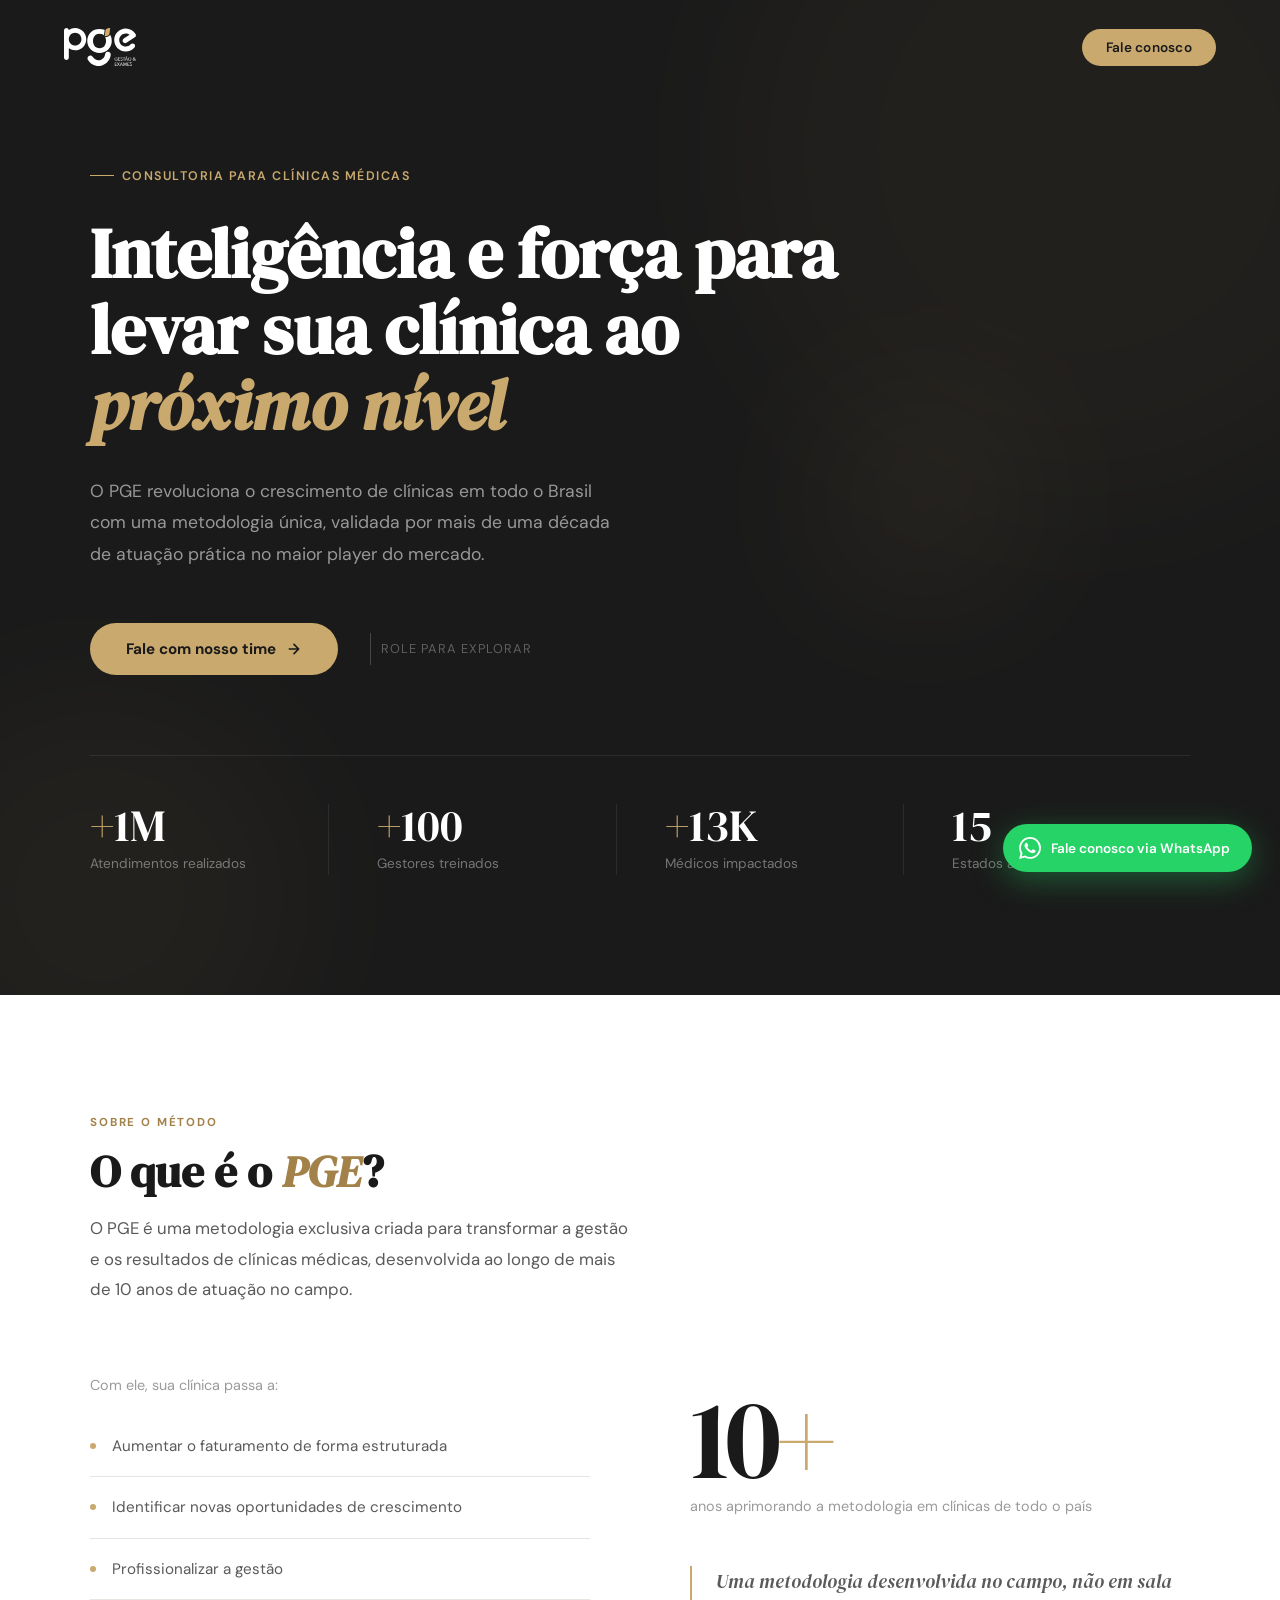
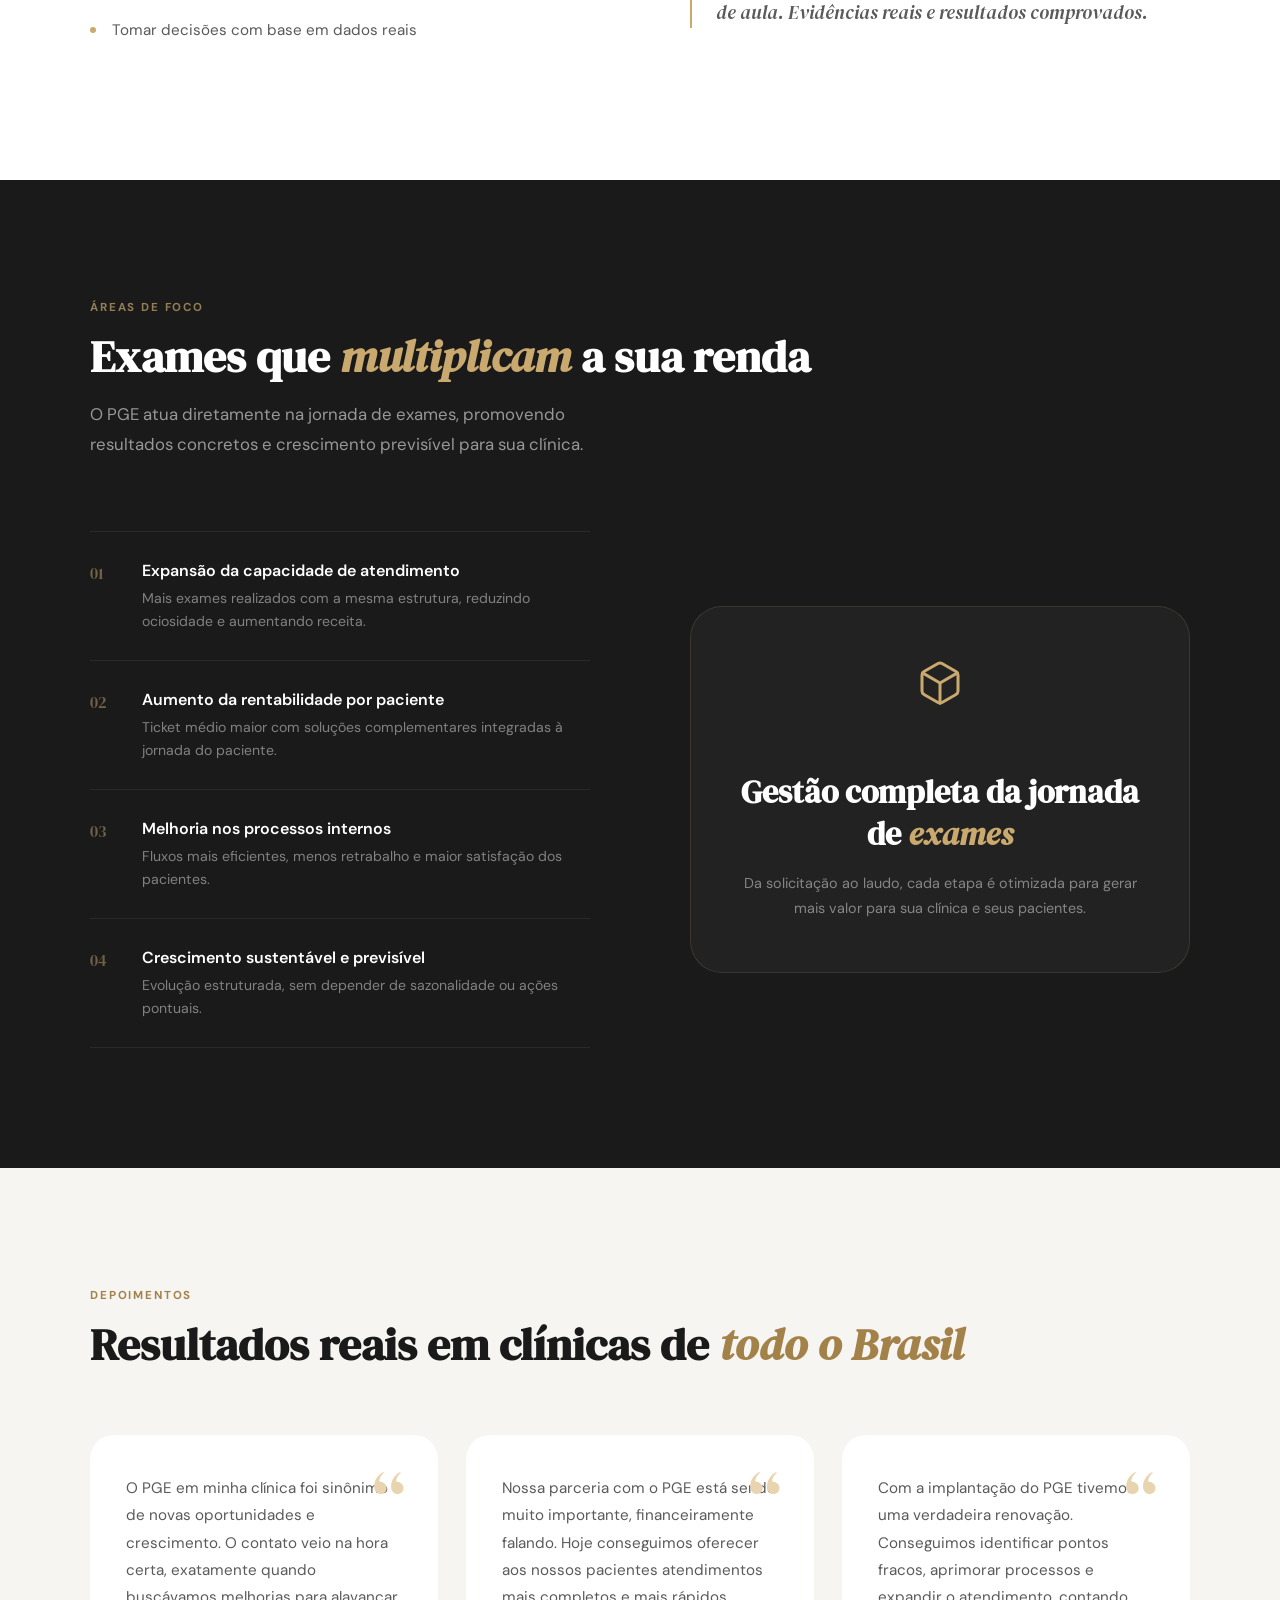
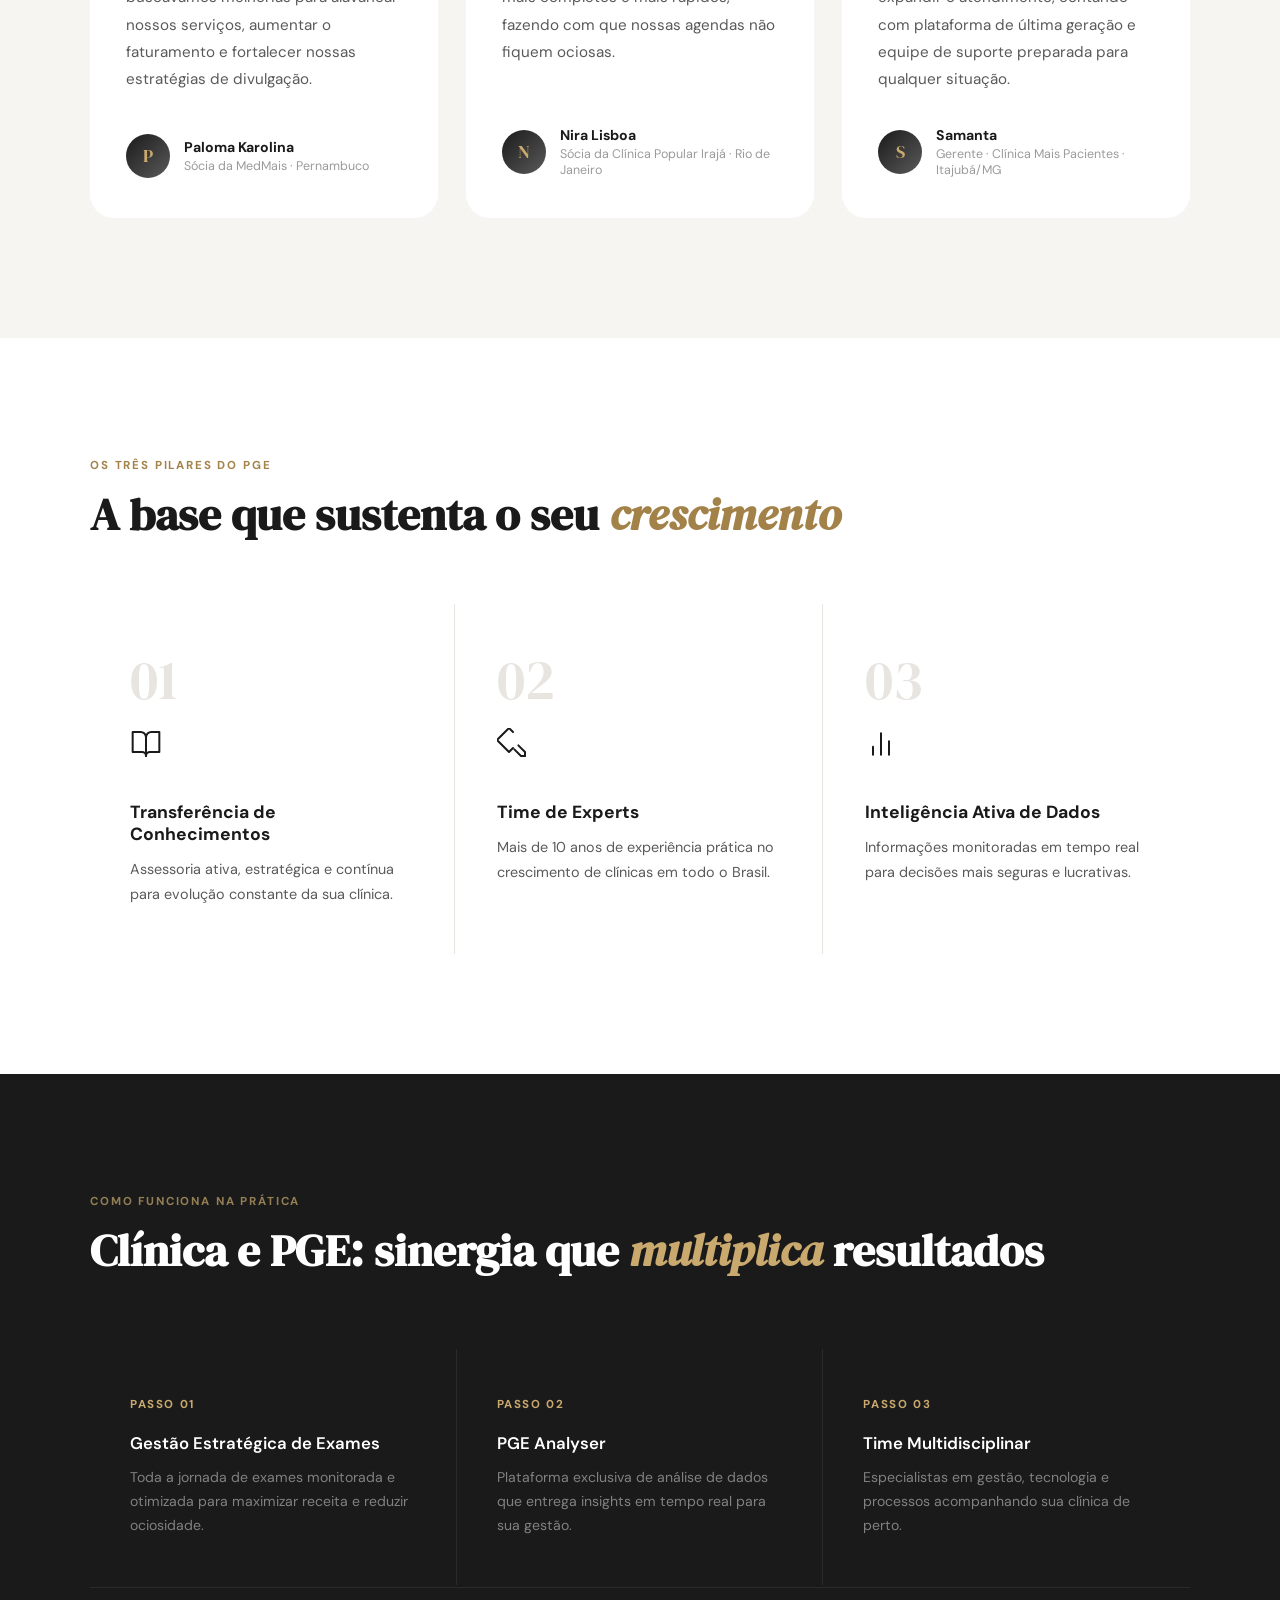
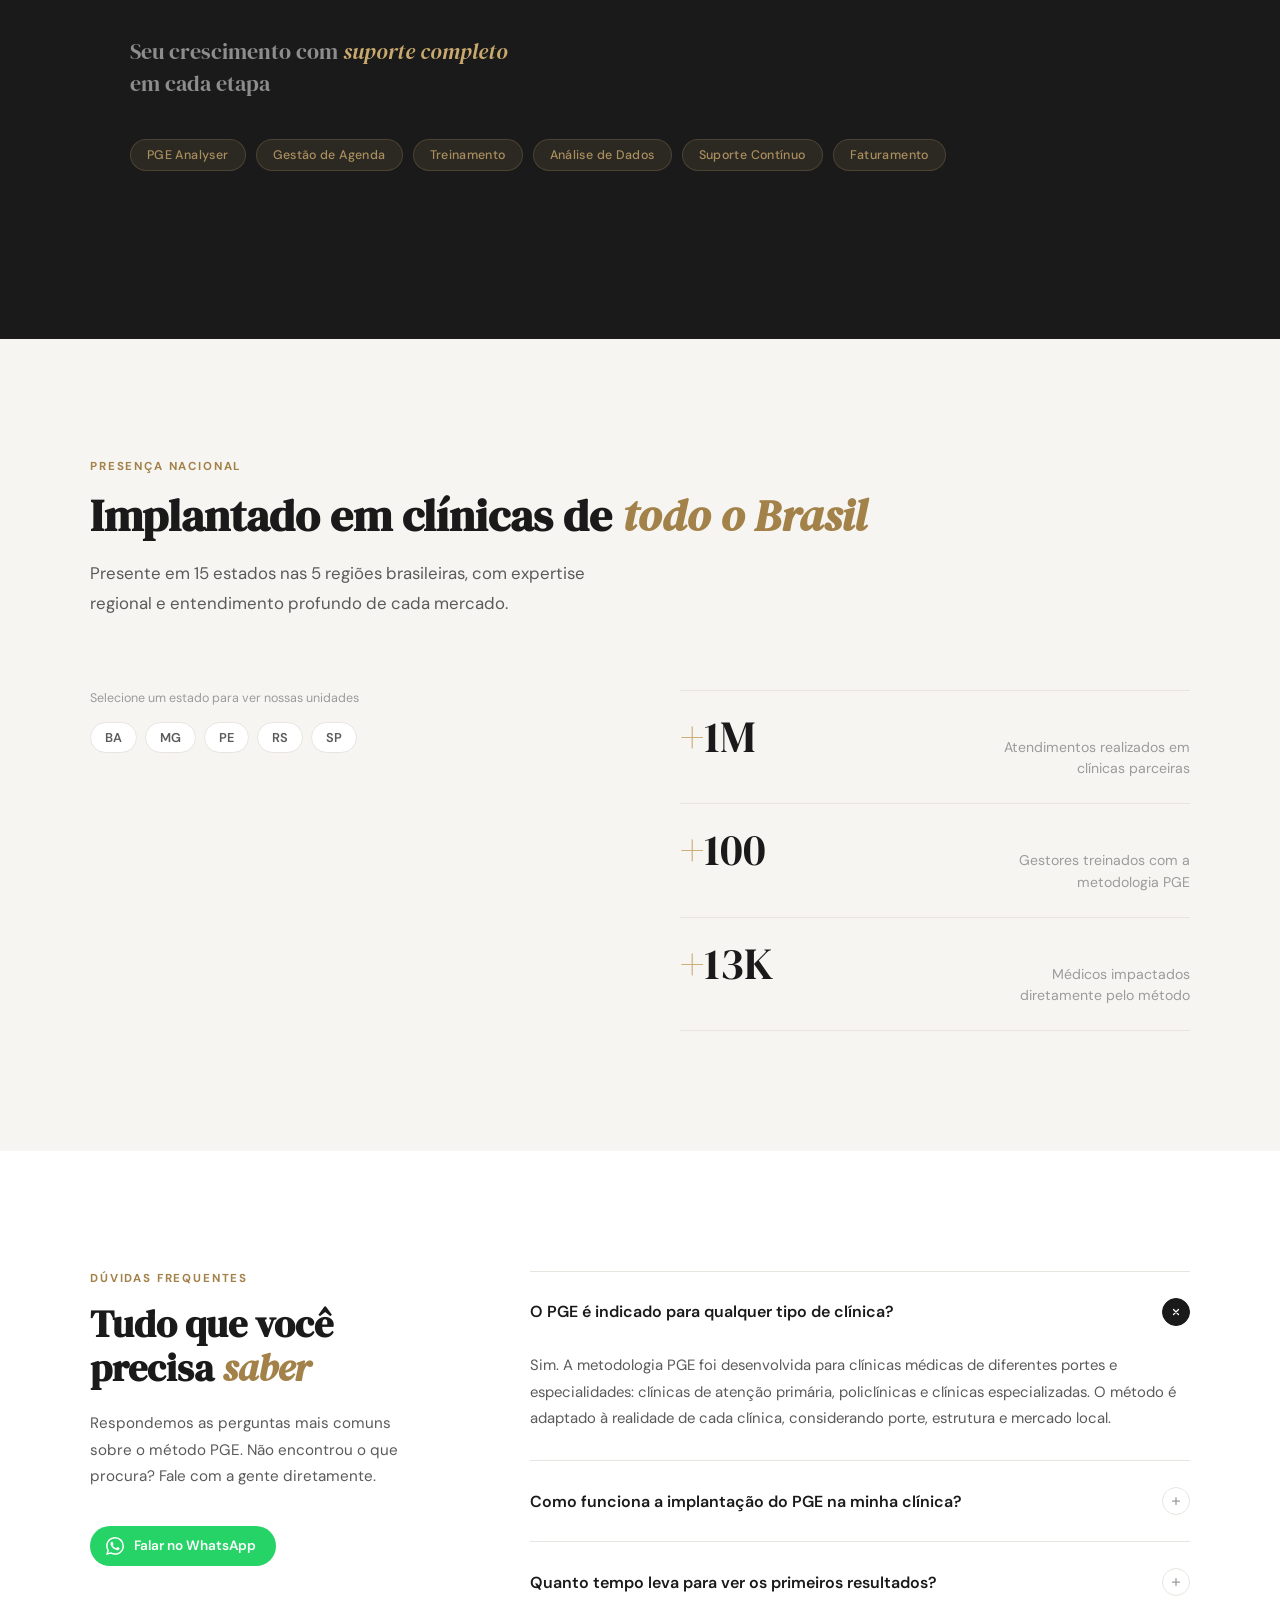
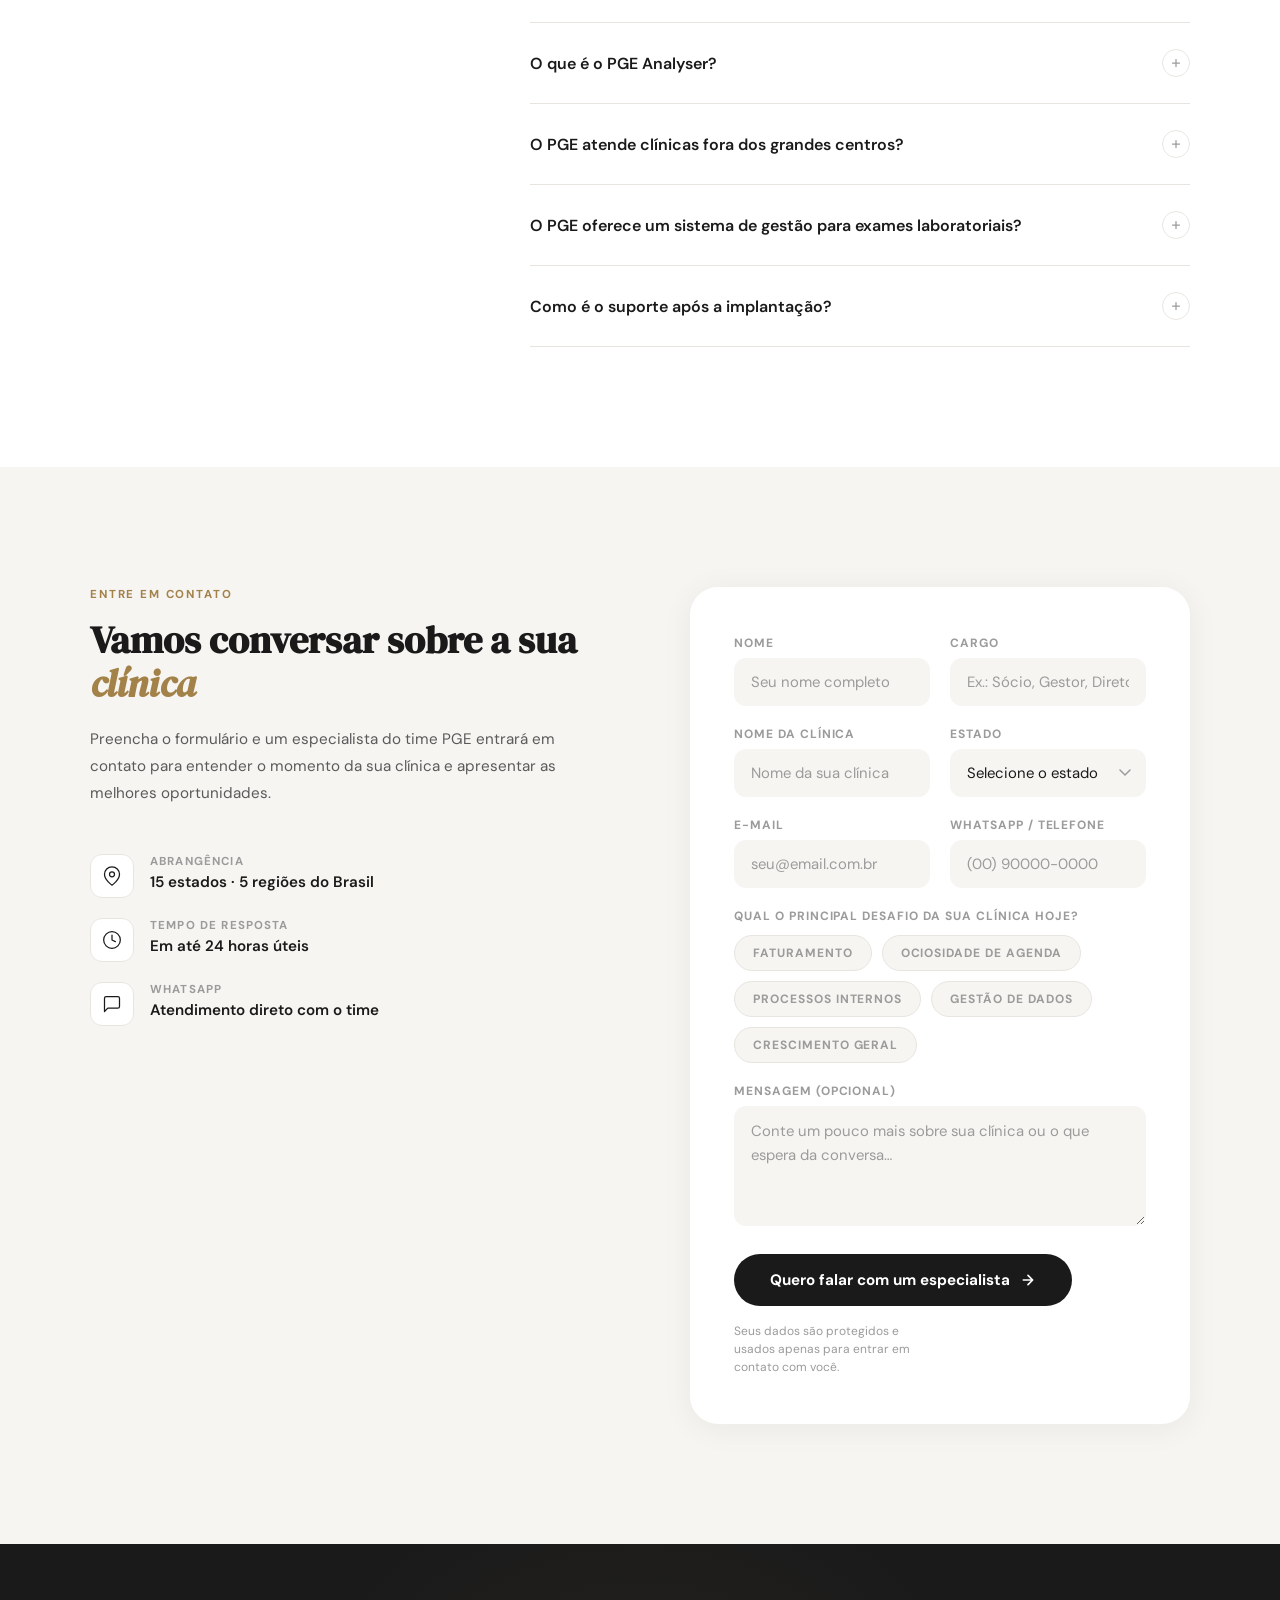
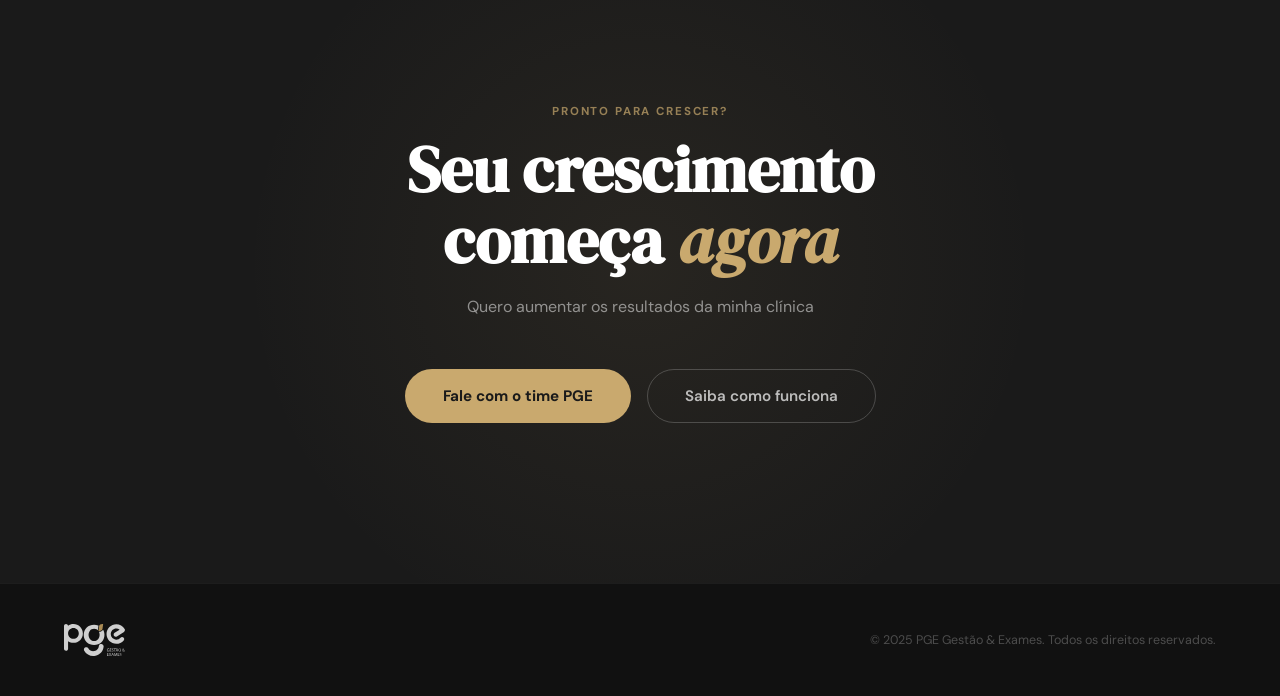
<file: index.html>
<!DOCTYPE html>
<html lang="pt-BR">

<head>
    <meta charset="UTF-8">
    <meta name="viewport" content="width=device-width, initial-scale=1.0">
    <title>PGE — Gestão & Exames | Consultoria para Clínicas Médicas</title>
    <meta name="description"
        content="O PGE revoluciona o crescimento de clínicas médicas em todo o Brasil. Gestão estratégica de exames para multiplicar sua rentabilidade e reduzir a ociosidade da sua agenda.">
    <meta name="keywords"
        content="gestão de clínicas, faturamento clínica médica, ociosidade agenda, gestão de exames, consultoria clínica médica">
    <meta name="author" content="PGE — Gestão & Exames">

    <!-- Open Graph / Facebook -->
    <meta property="og:type" content="website">
    <meta property="og:url" content="https://www.pge.com.br/">
    <meta property="og:title" content="PGE — Gestão & Exames | Consultoria para Clínicas Médicas">
    <meta property="og:description"
        content="O PGE revoluciona o crescimento de clínicas médicas em todo o Brasil. Gestão estratégica de exames para multiplicar sua rentabilidade.">
    <meta property="og:image" content="https://www.pge.com.br/og-image.jpg">

    <!-- Twitter -->
    <meta property="twitter:card" content="summary_large_image">
    <meta property="twitter:url" content="https://www.pge.com.br/">
    <meta property="twitter:title" content="PGE — Gestão & Exames | Consultoria para Clínicas Médicas">
    <meta property="twitter:description"
        content="O PGE revoluciona o crescimento de clínicas médicas em todo o Brasil. Gestão estratégica de exames para multiplicar sua rentabilidade.">
    <meta property="twitter:image" content="https://www.pge.com.br/og-image.jpg">
    <link
        href="https://fonts.googleapis.com/css2?family=DM+Serif+Display:ital@0;1&family=DM+Sans:ital,opsz,wght@0,9..40,300;0,9..40,400;0,9..40,500;0,9..40,600;0,9..40,700;1,9..40,400&display=swap"
        rel="stylesheet">
    <link rel="stylesheet" href="style.css">
</head>

<body>

    <!-- NAV -->
    <nav id="nav">
        <div class="nav-brand">
            <img src="logo.svg" alt="PGE Gestão & Exames" class="brand-logo">
        </div>
        <a href="#cta-final" class="nav-cta">Fale conosco</a>
    </nav>

    <!-- HERO -->
    <section id="hero">
        <div class="hero-blob blob-1"></div>
        <div class="hero-blob blob-2"></div>
        <div class="hero-blob blob-3"></div>

        <div class="hero-inner">
            <div class="hero-kicker">Consultoria para Clínicas Médicas</div>
            <h1 class="hero-h1">Inteligência e força para levar sua clínica ao <em>próximo nível</em></h1>
            <p class="hero-sub">O PGE revoluciona o crescimento de clínicas em todo o Brasil com uma metodologia única,
                validada por mais de uma década de atuação prática no maior player do mercado.</p>
            <div class="hero-actions">
                <a href="#cta-final" class="btn-hero">
                    Fale com nosso time
                    <svg width="16" height="16" viewBox="0 0 24 24" fill="none" stroke="currentColor" stroke-width="2.5"
                        stroke-linecap="round" stroke-linejoin="round">
                        <path d="M5 12h14M12 5l7 7-7 7" />
                    </svg>
                </a>
                <span class="hero-scroll-hint">Role para explorar</span>
            </div>

            <div class="hero-stats">
                <div class="hero-stat">
                    <div class="hero-stat-number"><span>+</span>1M</div>
                    <div class="hero-stat-label">Atendimentos realizados</div>
                </div>
                <div class="hero-stat">
                    <div class="hero-stat-number"><span>+</span>100</div>
                    <div class="hero-stat-label">Gestores treinados</div>
                </div>
                <div class="hero-stat">
                    <div class="hero-stat-number"><span>+</span>13K</div>
                    <div class="hero-stat-label">Médicos impactados</div>
                </div>
                <div class="hero-stat">
                    <div class="hero-stat-number">15</div>
                    <div class="hero-stat-label">Estados atendidos</div>
                </div>
            </div>
        </div>
    </section>

    <!-- SOBRE -->
    <section id="sobre">
        <div class="container">
            <div class="reveal">
                <span class="label">Sobre o Método</span>
                <h2>O que é o <em>PGE</em>?</h2>
                <p class="lead">O PGE é uma metodologia exclusiva criada para transformar a gestão e os resultados de clínicas médicas, desenvolvida ao longo de mais de 10 anos de atuação no campo.</p>
            </div>

            <div class="sobre-layout">
                <div class="reveal reveal-delay-1">
                    <p style="font-size:.9rem;color:var(--grey-md);margin-bottom:8px;">Com ele, sua clínica passa a:</p>
                    <div class="feature-list">
                        <div class="feature-item">
                            <div class="feature-dot"></div><span class="feature-text">Aumentar o faturamento de forma
                                estruturada</span>
                        </div>
                        <div class="feature-item">
                            <div class="feature-dot"></div><span class="feature-text">Identificar novas oportunidades de
                                crescimento</span>
                        </div>
                        <div class="feature-item">
                            <div class="feature-dot"></div><span class="feature-text">Profissionalizar a gestão</span>
                        </div>
                        <div class="feature-item">
                            <div class="feature-dot"></div><span class="feature-text">Tomar decisões com base em dados
                                reais</span>
                        </div>
                    </div>
                </div>

                <div class="sobre-aside reveal reveal-delay-2">
                    <div class="sobre-big-number">10<span>+</span></div>
                    <p class="sobre-big-desc">anos aprimorando a metodologia em clínicas de todo o país</p>
                    <div class="sobre-quote">
                        <p>Uma metodologia desenvolvida no campo, não em sala de aula. Evidências reais e resultados comprovados.</p>
                    </div>
                </div>
            </div>
        </div>
    </section>

    <!-- ÁREAS DE FOCO -->
    <section id="foco">
        <div class="container">
            <div class="reveal">
                <span class="label label-light">Áreas de Foco</span>
                <h2 class="h2-light">Exames que <em>multiplicam</em> a sua renda</h2>
                <p class="lead lead-light">O PGE atua diretamente na jornada de exames, promovendo resultados concretos
                    e crescimento previsível para sua clínica.</p>
            </div>

            <div class="foco-layout">
                <div class="foco-items reveal reveal-delay-1">
                    <div class="foco-item">
                        <span class="foco-item-num">01</span>
                        <div class="foco-item-body">
                            <h3>Expansão da capacidade de atendimento</h3>
                            <p>Mais exames realizados com a mesma estrutura, reduzindo ociosidade e aumentando receita.
                            </p>
                        </div>
                    </div>
                    <div class="foco-item">
                        <span class="foco-item-num">02</span>
                        <div class="foco-item-body">
                            <h3>Aumento da rentabilidade por paciente</h3>
                            <p>Ticket médio maior com soluções complementares integradas à jornada do paciente.</p>
                        </div>
                    </div>
                    <div class="foco-item">
                        <span class="foco-item-num">03</span>
                        <div class="foco-item-body">
                            <h3>Melhoria nos processos internos</h3>
                            <p>Fluxos mais eficientes, menos retrabalho e maior satisfação dos pacientes.</p>
                        </div>
                    </div>
                    <div class="foco-item">
                        <span class="foco-item-num">04</span>
                        <div class="foco-item-body">
                            <h3>Crescimento sustentável e previsível</h3>
                            <p>Evolução estruturada, sem depender de sazonalidade ou ações pontuais.</p>
                        </div>
                    </div>
                </div>

                <div class="foco-visual reveal reveal-delay-2">
                    <div class="foco-visual-card">
                        <span class="foco-visual-icon">
                            <svg width="48" height="48" viewBox="0 0 24 24" fill="none" stroke="var(--gold)"
                                stroke-width="1.5" stroke-linecap="round" stroke-linejoin="round"
                                style="margin: 0 auto 24px;">
                                <path
                                    d="M21 16V8a2 2 0 0 0-1-1.73l-7-4a2 2 0 0 0-2 0l-7 4A2 2 0 0 0 3 8v8a2 2 0 0 0 1 1.73l7 4a2 2 0 0 0 2 0l7-4A2 2 0 0 0 21 16z">
                                </path>
                                <polyline points="3.27 6.96 12 12.01 20.73 6.96"></polyline>
                                <line x1="12" y1="22.08" x2="12" y2="12"></line>
                            </svg>
                        </span>
                        <h3 class="foco-visual-title">Gestão completa da jornada de <em>exames</em></h3>
                        <p class="foco-visual-desc">Da solicitação ao laudo, cada etapa é otimizada para gerar mais valor para sua clínica e seus pacientes.</p>
                    </div>
                </div>
            </div>
        </div>
    </section>

    <!-- DEPOIMENTOS -->
    <section id="depoimentos">
        <div class="container">
            <div class="depo-header reveal">
                <span class="label">Depoimentos</span>
                <h2>Resultados reais em clínicas de <em>todo o Brasil</em></h2>
            </div>

            <div class="depo-grid">
                <div class="depo-card reveal reveal-delay-1">
                    <p class="depo-text">O PGE em minha clínica foi sinônimo de novas oportunidades e crescimento. O
                        contato veio na hora certa, exatamente quando buscávamos melhorias para alavancar nossos
                        serviços, aumentar o faturamento e fortalecer nossas estratégias de divulgação.</p>
                    <div class="depo-footer">
                        <div class="depo-avatar">P</div>
                        <div>
                            <div class="depo-name">Paloma Karolina</div>
                            <div class="depo-role">Sócia da MedMais · Pernambuco</div>
                        </div>
                    </div>
                </div>
                <div class="depo-card reveal reveal-delay-2">
                    <p class="depo-text">Nossa parceria com o PGE está sendo muito importante, financeiramente falando.
                        Hoje conseguimos oferecer aos nossos pacientes atendimentos mais completos e mais rápidos,
                        fazendo com que nossas agendas não fiquem ociosas.</p>
                    <div class="depo-footer">
                        <div class="depo-avatar">N</div>
                        <div>
                            <div class="depo-name">Nira Lisboa</div>
                            <div class="depo-role">Sócia da Clínica Popular Irajá · Rio de Janeiro</div>
                        </div>
                    </div>
                </div>
                <div class="depo-card reveal reveal-delay-3">
                    <p class="depo-text">Com a implantação do PGE tivemos uma verdadeira renovação. Conseguimos
                        identificar pontos fracos, aprimorar processos e expandir o atendimento, contando com plataforma
                        de última geração e equipe de suporte preparada para qualquer situação.</p>
                    <div class="depo-footer">
                        <div class="depo-avatar">S</div>
                        <div>
                            <div class="depo-name">Samanta</div>
                            <div class="depo-role">Gerente · Clínica Mais Pacientes · Itajubá/MG</div>
                        </div>
                    </div>
                </div>
            </div>
        </div>
    </section>

    <!-- PILARES -->
    <section id="pilares">
        <div class="container">
            <div class="reveal">
                <span class="label">Os Três Pilares do PGE</span>
                <h2>A base que sustenta o seu <em>crescimento</em></h2>
            </div>

            <div class="pilares-grid">
                <div class="pilar reveal reveal-delay-1">
                    <div class="pilar-divider"></div>
                    <div class="pilar-num">01</div>
                    <span class="pilar-icon">
                        <svg width="32" height="32" viewBox="0 0 24 24" fill="none" stroke="var(--black)"
                            stroke-width="1.5" stroke-linecap="round" stroke-linejoin="round"
                            style="margin-bottom: 16px;">
                            <path d="M2 3h6a4 4 0 0 1 4 4v14a3 3 0 0 0-3-3H2z"></path>
                            <path d="M22 3h-6a4 4 0 0 0-4 4v14a3 3 0 0 1 3-3h7z"></path>
                        </svg>
                    </span>
                    <h3>Transferência de Conhecimentos</h3>
                    <p>Assessoria ativa, estratégica e contínua para evolução constante da sua clínica.</p>
                </div>
                <div class="pilar reveal reveal-delay-2">
                    <div class="pilar-divider"></div>
                    <div class="pilar-num">02</div>
                    <span class="pilar-icon">
                        <svg width="32" height="32" viewBox="0 0 24 24" fill="none" stroke="var(--black)"
                            stroke-width="1.5" stroke-linecap="round" stroke-linejoin="round"
                            style="margin-bottom: 16px;">
                            <path d="M12 15l-3 3-9-9 9-9 3 3"></path>
                            <path d="M21 21v-3l-5-5"></path>
                            <path d="M21 21h-3l-5-5"></path>
                        </svg>
                    </span>
                    <h3>Time de Experts</h3>
                    <p>Mais de 10 anos de experiência prática no crescimento de clínicas em todo o Brasil.</p>
                </div>
                <div class="pilar reveal reveal-delay-3">
                    <div class="pilar-divider"></div>
                    <div class="pilar-num">03</div>
                    <span class="pilar-icon">
                        <svg width="32" height="32" viewBox="0 0 24 24" fill="none" stroke="var(--black)"
                            stroke-width="1.5" stroke-linecap="round" stroke-linejoin="round"
                            style="margin-bottom: 16px;">
                            <line x1="18" y1="20" x2="18" y2="10"></line>
                            <line x1="12" y1="20" x2="12" y2="4"></line>
                            <line x1="6" y1="20" x2="6" y2="14"></line>
                        </svg>
                    </span>
                    <h3>Inteligência Ativa de Dados</h3>
                    <p>Informações monitoradas em tempo real para decisões mais seguras e lucrativas.</p>
                </div>
            </div>
        </div>
    </section>

    <!-- COMO FUNCIONA -->
    <section id="como">
        <div class="container">
            <div class="reveal">
                <span class="label label-light">Como Funciona na Prática</span>
                <h2 class="h2-light">Clínica e PGE: sinergia que <em>multiplica</em> resultados</h2>
            </div>

            <div class="como-layout">
                <div class="como-items reveal reveal-delay-1">
                    <div class="como-item">
                        <span class="como-step-num">Passo 01</span>
                        <h3>Gestão Estratégica de Exames</h3>
                        <p>Toda a jornada de exames monitorada e otimizada para maximizar receita e reduzir ociosidade.
                        </p>
                    </div>
                    <div class="como-item">
                        <span class="como-step-num">Passo 02</span>
                        <h3>PGE Analyser</h3>
                        <p>Plataforma exclusiva de análise de dados que entrega insights em tempo real para sua gestão.
                        </p>
                    </div>
                    <div class="como-item">
                        <span class="como-step-num">Passo 03</span>
                        <h3>Time Multidisciplinar</h3>
                        <p>Especialistas em gestão, tecnologia e processos acompanhando sua clínica de perto.</p>
                    </div>
                </div>
                <div class="como-bottom reveal reveal-delay-2">
                    <p>Seu crescimento com <em>suporte completo</em> em cada etapa</p>
                    <div class="como-tags">
                        <span class="como-tag">PGE Analyser</span>
                        <span class="como-tag">Gestão de Agenda</span>
                        <span class="como-tag">Treinamento</span>
                        <span class="como-tag">Análise de Dados</span>
                        <span class="como-tag">Suporte Contínuo</span>
                        <span class="como-tag">Faturamento</span>
                    </div>
                </div>
            </div>
        </div>
    </section>

    <!-- PRESENÇA -->
    <section id="presenca">
        <div class="container">
            <div class="reveal">
                <span class="label">Presença Nacional</span>
                <h2>Implantado em clínicas de <em>todo o Brasil</em></h2>
                <p class="lead">Presente em 15 estados nas 5 regiões brasileiras, com expertise regional e entendimento
                    profundo de cada mercado.</p>
            </div>

            <div class="presenca-layout">
                <div class="reveal reveal-delay-1">
                    <p class="estados-label">Estados atendidos</p>
                    <div class="estados-wrap" id="estados-wrap">
                        <!-- Estados serão carregados dinamicamente via JS -->
                    </div>

                    <div class="unidades-list" id="unidades-list">
                        <!-- Clínicas renderizadas dinamicamente aqui -->
                    </div>
                </div>

                <div class="numeros-list reveal reveal-delay-2">
                    <div class="numero-row">
                        <div class="numero-val"><span>+</span>1M</div>
                        <div class="numero-desc">Atendimentos realizados em clínicas parceiras</div>
                    </div>
                    <div class="numero-row">
                        <div class="numero-val"><span>+</span>100</div>
                        <div class="numero-desc">Gestores treinados com a metodologia PGE</div>
                    </div>
                    <div class="numero-row">
                        <div class="numero-val"><span>+</span>13K</div>
                        <div class="numero-desc">Médicos impactados diretamente pelo método</div>
                    </div>
                </div>
            </div>
        </div>
    </section>

    <!-- FAQ -->
    <section id="faq">
        <div class="faq-container">

            <div class="faq-left reveal">
                <span class="label">Dúvidas Frequentes</span>
                <h2 class="faq-title">Tudo que você precisa <em>saber</em></h2>
                <p class="faq-sub">Respondemos as perguntas mais comuns sobre o método PGE. Não encontrou o que procura?
                    Fale com a gente diretamente.</p>
                <a href="#" class="faq-wpp dynamic-wpp" target="_blank">
                    <svg viewBox="0 0 24 24" fill="currentColor">
                        <path
                            d="M17.472 14.382c-.297-.149-1.758-.867-2.03-.967-.273-.099-.471-.148-.67.15-.197.297-.767.966-.94 1.164-.173.199-.347.223-.644.075-.297-.15-1.255-.463-2.39-1.475-.883-.788-1.48-1.761-1.653-2.059-.173-.297-.018-.458.13-.606.134-.133.298-.347.446-.52.149-.174.198-.298.298-.497.099-.198.05-.371-.025-.52-.075-.149-.669-1.612-.916-2.207-.242-.579-.487-.5-.669-.51-.173-.008-.371-.01-.57-.01-.198 0-.52.074-.792.372-.272.297-1.04 1.016-1.04 2.479 0 1.462 1.065 2.875 1.213 3.074.149.198 2.096 3.2 5.077 4.487.709.306 1.262.489 1.694.625.712.227 1.36.195 1.871.118.571-.085 1.758-.719 2.006-1.413.248-.694.248-1.289.173-1.413-.074-.124-.272-.198-.57-.347m-5.421 7.403h-.004a9.87 9.87 0 01-5.031-1.378l-.361-.214-3.741.982.998-3.648-.235-.374a9.86 9.86 0 01-1.51-5.26c.001-5.45 4.436-9.884 9.888-9.884 2.64 0 5.122 1.03 6.988 2.898a9.825 9.825 0 012.893 6.994c-.003 5.45-4.437 9.884-9.885 9.884m8.413-18.297A11.815 11.815 0 0012.05 0C5.495 0 .16 5.335.157 11.892c0 2.096.547 4.142 1.588 5.945L.057 24l6.305-1.654a11.882 11.882 0 005.683 1.448h.005c6.554 0 11.89-5.335 11.893-11.893a11.821 11.821 0 00-3.48-8.413z" />
                    </svg>
                    Falar no WhatsApp
                </a>
            </div>

            <div class="faq-list reveal reveal-delay-1">

                <div class="faq-item">
                    <button class="faq-question">
                        O PGE é indicado para qualquer tipo de clínica?
                        <span class="faq-icon"><svg viewBox="0 0 24 24" fill="none" stroke="currentColor"
                                stroke-width="2.5" stroke-linecap="round">
                                <path d="M12 5v14M5 12h14" />
                            </svg></span>
                    </button>
                    <div class="faq-answer">
                        <p class="faq-answer-inner">Sim. A metodologia PGE foi desenvolvida para clínicas médicas de diferentes portes e especialidades: clínicas de atenção primária, policlínicas e clínicas especializadas. O método é adaptado à realidade de cada clínica, considerando porte, estrutura e mercado local.</p>
                    </div>
                </div>

                <div class="faq-item">
                    <button class="faq-question">
                        Como funciona a implantação do PGE na minha clínica?
                        <span class="faq-icon"><svg viewBox="0 0 24 24" fill="none" stroke="currentColor"
                                stroke-width="2.5" stroke-linecap="round">
                                <path d="M12 5v14M5 12h14" />
                            </svg></span>
                    </button>
                    <div class="faq-answer">
                        <p class="faq-answer-inner">O processo começa com um diagnóstico completo da operação: agenda, faturamento, fluxo de exames e processos internos. A partir disso, um time multidisciplinar define o plano de implantação personalizado e acompanha cada etapa de perto, garantindo que os resultados sejam atingidos com consistência.</p>
                    </div>
                </div>

                <div class="faq-item">
                    <button class="faq-question">
                        Quanto tempo leva para ver os primeiros resultados?
                        <span class="faq-icon"><svg viewBox="0 0 24 24" fill="none" stroke="currentColor"
                                stroke-width="2.5" stroke-linecap="round">
                                <path d="M12 5v14M5 12h14" />
                            </svg></span>
                    </button>
                    <div class="faq-answer">
                        <p class="faq-answer-inner">As primeiras melhorias costumam ser percebidas ainda nas primeiras
                            semanas, especialmente na organização dos processos internos.
                            Resultados mais robustos de faturamento e rentabilidade se consolidam ao longo dos primeiros
                            três meses de implantação.</p>
                    </div>
                </div>

                <div class="faq-item">
                    <button class="faq-question">
                        O que é o PGE Analyser?
                        <span class="faq-icon"><svg viewBox="0 0 24 24" fill="none" stroke="currentColor"
                                stroke-width="2.5" stroke-linecap="round">
                                <path d="M12 5v14M5 12h14" />
                            </svg></span>
                    </button>
                    <div class="faq-answer">
                        <p class="faq-answer-inner">O <strong>PGE Analyser</strong> é a plataforma exclusiva de
                            inteligência de dados do método. Ela consolida as informações da sua clínica em tempo real:
                            faturamento, produtividade e tendências e transforma esses dados em insights
                            acionáveis para que você tome decisões com mais segurança e velocidade.</p>
                    </div>
                </div>

                <div class="faq-item">
                    <button class="faq-question">
                        O PGE atende clínicas fora dos grandes centros?
                        <span class="faq-icon"><svg viewBox="0 0 24 24" fill="none" stroke="currentColor"
                                stroke-width="2.5" stroke-linecap="round">
                                <path d="M12 5v14M5 12h14" />
                            </svg></span>
                    </button>
                    <div class="faq-answer">
                        <p class="faq-answer-inner">Sim. O PGE está presente em 15 estados nas 5 regiões do Brasil,
                            incluindo cidades do interior e regiões com menor densidade de serviços de saúde. A
                            metodologia é adaptada às particularidades de cada mercado local, o que garante relevância e
                            efetividade independentemente da localização da clínica.</p>
                    </div>
                </div>

                <div class="faq-item">
                    <button class="faq-question">
                        O PGE oferece um sistema de gestão para exames laboratoriais?
                        <span class="faq-icon"><svg viewBox="0 0 24 24" fill="none" stroke="currentColor"
                                stroke-width="2.5" stroke-linecap="round">
                                <path d="M12 5v14M5 12h14" />
                            </svg></span>
                    </button>
                    <div class="faq-answer">
                        <p class="faq-answer-inner">Sim. Oferecemos acesso a um sistema de gestão específico para a jornada de exames laboratoriais, desenvolvido para atender às necessidades operacionais das clínicas parceiras e integrado à metodologia PGE.</p>
                    </div>
                </div>

                <div class="faq-item">
                    <button class="faq-question">
                        Como é o suporte após a implantação?
                        <span class="faq-icon"><svg viewBox="0 0 24 24" fill="none" stroke="currentColor"
                                stroke-width="2.5" stroke-linecap="round">
                                <path d="M12 5v14M5 12h14" />
                            </svg></span>
                    </button>
                    <div class="faq-answer">
                        <p class="faq-answer-inner">O suporte é contínuo. Após a implantação, a clínica conta com acompanhamento ativo do time PGE, incluindo revisões periódicas de desempenho, atendimento para dúvidas operacionais e acesso ao PGE Analyser para monitoramento constante dos indicadores. O objetivo é garantir que o crescimento se sustente no longo prazo.</p>
                    </div>
                </div>

            </div>
        </div>
    </section>

    <!-- ══════════ FORMULÁRIO ══════════ -->
    <section id="contato">
        <div class="form-container">

            <div class="form-left reveal">
                <span class="label">Entre em Contato</span>
                <h2 class="form-title">Vamos conversar sobre a sua <em>clínica</em></h2>
                <p class="form-sub">Preencha o formulário e um especialista do time PGE entrará em contato para entender
                    o momento da sua clínica e apresentar as melhores oportunidades.</p>

                <div class="contact-items">
                    <div class="contact-item">
                        <div class="contact-icon-wrap">
                            <svg width="20" height="20" viewBox="0 0 24 24" fill="none" stroke="var(--black)"
                                stroke-width="1.5" stroke-linecap="round" stroke-linejoin="round">
                                <path d="M21 10c0 7-9 13-9 13s-9-6-9-13a9 9 0 0 1 18 0z"></path>
                                <circle cx="12" cy="10" r="3"></circle>
                            </svg>
                        </div>
                        <div class="contact-item-text">
                            <div class="contact-item-label">Abrangência</div>
                            <div class="contact-item-value">15 estados · 5 regiões do Brasil</div>
                        </div>
                    </div>
                    <div class="contact-item">
                        <div class="contact-icon-wrap">
                            <svg width="20" height="20" viewBox="0 0 24 24" fill="none" stroke="var(--black)"
                                stroke-width="1.5" stroke-linecap="round" stroke-linejoin="round">
                                <circle cx="12" cy="12" r="10"></circle>
                                <polyline points="12 6 12 12 16 14"></polyline>
                            </svg>
                        </div>
                        <div class="contact-item-text">
                            <div class="contact-item-label">Tempo de resposta</div>
                            <div class="contact-item-value">Em até 24 horas úteis</div>
                        </div>
                    </div>
                    <div class="contact-item">
                        <div class="contact-icon-wrap">
                            <svg width="20" height="20" viewBox="0 0 24 24" fill="none" stroke="var(--black)"
                                stroke-width="1.5" stroke-linecap="round" stroke-linejoin="round">
                                <path d="M21 15a2 2 0 0 1-2 2H7l-4 4V5a2 2 0 0 1 2-2h14a2 2 0 0 1 2 2z"></path>
                            </svg>
                        </div>
                        <div class="contact-item-text">
                            <div class="contact-item-label">WhatsApp</div>
                            <div class="contact-item-value">Atendimento direto com o time</div>
                        </div>
                    </div>
                </div>
            </div>

            <div class="reveal reveal-delay-1">
                <div class="form-card">

                    <div id="form-content">
                        <form id="contact-form" novalidate>
                            <div class="form-grid">

                                <div class="field">
                                    <label for="nome">Nome</label>
                                    <input class="input" type="text" id="nome" name="nome"
                                        placeholder="Seu nome completo" required>
                                </div>

                                <div class="field">
                                    <label for="cargo">Cargo</label>
                                    <input class="input" type="text" id="cargo" name="cargo"
                                        placeholder="Ex.: Sócio, Gestor, Diretor">
                                </div>

                                <div class="field">
                                    <label for="clinica">Nome da Clínica</label>
                                    <input class="input" type="text" id="clinica" name="clinica"
                                        placeholder="Nome da sua clínica" required>
                                </div>

                                <div class="field">
                                    <label for="estado">Estado</label>
                                    <select class="input" id="estado" name="estado" required>
                                        <option value="" disabled selected>Selecione o estado</option>
                                        <option>Acre</option>
                                        <option>Alagoas</option>
                                        <option>Amapá</option>
                                        <option>Amazonas</option>
                                        <option>Bahia</option>
                                        <option>Ceará</option>
                                        <option>Distrito Federal</option>
                                        <option>Espírito Santo</option>
                                        <option>Goiás</option>
                                        <option>Maranhão</option>
                                        <option>Mato Grosso</option>
                                        <option>Mato Grosso do Sul</option>
                                        <option>Minas Gerais</option>
                                        <option>Pará</option>
                                        <option>Paraíba</option>
                                        <option>Paraná</option>
                                        <option>Pernambuco</option>
                                        <option>Piauí</option>
                                        <option>Rio de Janeiro</option>
                                        <option>Rio Grande do Norte</option>
                                        <option>Rio Grande do Sul</option>
                                        <option>Rondônia</option>
                                        <option>Roraima</option>
                                        <option>Santa Catarina</option>
                                        <option>São Paulo</option>
                                        <option>Sergipe</option>
                                        <option>Tocantins</option>
                                    </select>
                                </div>

                                <div class="field">
                                    <label for="email">E-mail</label>
                                    <input class="input" type="email" id="email" name="email"
                                        placeholder="seu@email.com.br" required>
                                </div>

                                <div class="field">
                                    <label for="telefone">WhatsApp / Telefone</label>
                                    <input class="input" type="tel" id="telefone" name="telefone"
                                        placeholder="(00) 90000-0000" required>
                                </div>
                                
                                <input type="hidden" name="form_name" value="site-pge">

                                <div class="field full">
                                    <label>Qual o principal desafio da sua clínica hoje?</label>
                                    <div class="radio-group">
                                        <input type="radio" name="desafio" id="d1" value="faturamento"
                                            class="radio-option">
                                        <label for="d1" class="radio-label">Faturamento</label>
                                        <input type="radio" name="desafio" id="d2" value="agenda" class="radio-option">
                                        <label for="d2" class="radio-label">Ociosidade de agenda</label>
                                        <input type="radio" name="desafio" id="d3" value="processos"
                                            class="radio-option">
                                        <label for="d3" class="radio-label">Processos internos</label>
                                        <input type="radio" name="desafio" id="d4" value="dados" class="radio-option">
                                        <label for="d4" class="radio-label">Gestão de dados</label>
                                        <input type="radio" name="desafio" id="d5" value="crescimento"
                                            class="radio-option">
                                        <label for="d5" class="radio-label">Crescimento geral</label>
                                    </div>
                                </div>

                                <div class="field full">
                                    <label for="mensagem">Mensagem (opcional)</label>
                                    <textarea class="input" id="mensagem" name="mensagem"
                                        placeholder="Conte um pouco mais sobre sua clínica ou o que espera da conversa…"></textarea>
                                </div>

                                <div class="form-submit">
                                    <button type="submit" class="btn-submit">
                                        Quero falar com um especialista
                                        <svg width="16" height="16" viewBox="0 0 24 24" fill="none"
                                            stroke="currentColor" stroke-width="2.5" stroke-linecap="round"
                                            stroke-linejoin="round">
                                            <path d="M5 12h14M12 5l7 7-7 7" />
                                        </svg>
                                    </button>
                                    <p class="form-privacy">Seus dados são protegidos e usados apenas para entrar em
                                        contato com você.</p>
                                </div>

                            </div>
                        </form>
                    </div>

                    <div class="form-success" id="form-success">
                        <div class="form-success-icon">
                            <svg width="48" height="48" viewBox="0 0 24 24" fill="none" stroke="#25D366"
                                stroke-width="2" stroke-linecap="round" stroke-linejoin="round" style="margin: 0 auto;">
                                <path d="M22 11.08V12a10 10 0 1 1-5.93-9.14"></path>
                                <polyline points="22 4 12 14.01 9 11.01"></polyline>
                            </svg>
                        </div>
                        <h3>Mensagem enviada!</h3>
                        <p>Um especialista do time PGE entrará em contato com você em breve. Fique de olho no seu
                            WhatsApp e e-mail.</p>
                    </div>

                </div>
            </div>

        </div>
    </section>

    <!-- CTA FINAL -->
    <section id="cta-final">
        <div class="cta-inner reveal">
            <span class="label label-light" style="display:block;text-align:center;margin-bottom:16px;">Pronto para
                crescer?</span>
            <h2 class="cta-title">Seu crescimento<br>começa <em>agora</em></h2>
            <p class="cta-sub" id="cta-sub">Quero aumentar os resultados da minha clínica</p>
            <div class="cta-btns">
                <a href="#" class="btn-gold dynamic-wpp" target="_blank">Fale com o time PGE</a>
                <a href="#sobre" class="btn-ghost">Saiba como funciona</a>
            </div>
        </div>
    </section>

    <!-- FOOTER -->
    <footer>
        <div class="footer-brand">
            <img src="logo.svg" alt="PGE Gestão & Exames" class="brand-logo" style="opacity: 0.8; height: 32px;">
        </div>
        <p class="footer-copy">© 2025 PGE Gestão & Exames. Todos os direitos reservados.</p>
    </footer>

    <!-- WPP FLOAT -->
    <a href="#" class="wpp-float dynamic-wpp" target="_blank" rel="noopener">
        <svg viewBox="0 0 24 24" fill="currentColor">
            <path
                d="M17.472 14.382c-.297-.149-1.758-.867-2.03-.967-.273-.099-.471-.148-.67.15-.197.297-.767.966-.94 1.164-.173.199-.347.223-.644.075-.297-.15-1.255-.463-2.39-1.475-.883-.788-1.48-1.761-1.653-2.059-.173-.297-.018-.458.13-.606.134-.133.298-.347.446-.52.149-.174.198-.298.298-.497.099-.198.05-.371-.025-.52-.075-.149-.669-1.612-.916-2.207-.242-.579-.487-.5-.669-.51-.173-.008-.371-.01-.57-.01-.198 0-.52.074-.792.372-.272.297-1.04 1.016-1.04 2.479 0 1.462 1.065 2.875 1.213 3.074.149.198 2.096 3.2 5.077 4.487.709.306 1.262.489 1.694.625.712.227 1.36.195 1.871.118.571-.085 1.758-.719 2.006-1.413.248-.694.248-1.289.173-1.413-.074-.124-.272-.198-.57-.347m-5.421 7.403h-.004a9.87 9.87 0 01-5.031-1.378l-.361-.214-3.741.982.998-3.648-.235-.374a9.86 9.86 0 01-1.51-5.26c.001-5.45 4.436-9.884 9.888-9.884 2.64 0 5.122 1.03 6.988 2.898a9.825 9.825 0 012.893 6.994c-.003 5.45-4.437 9.884-9.885 9.884m8.413-18.297A11.815 11.815 0 0012.05 0C5.495 0 .16 5.335.157 11.892c0 2.096.547 4.142 1.588 5.945L.057 24l6.305-1.654a11.882 11.882 0 005.683 1.448h.005c6.554 0 11.89-5.335 11.893-11.893a11.821 11.821 0 00-3.48-8.413z" />
        </svg>
        Fale conosco via WhatsApp
    </a>

    <script>
        const nav = document.getElementById('nav');
        window.addEventListener('scroll', () => nav.classList.toggle('scrolled', window.scrollY > 60));

        const reveals = document.querySelectorAll('.reveal');
        const obs = new IntersectionObserver(entries => {
            entries.forEach(e => { if (e.isIntersecting) { e.target.classList.add('visible'); obs.unobserve(e.target); } });
        }, { threshold: 0.1 });
        reveals.forEach(r => obs.observe(r));

        // Fetch Config JSON for Dynamic Content
        fetch('config.json?v=' + new Date().getTime())
            .then(res => res.json())
            .then(data => {
                // Update WhatsApp Message
                const ctaSub = document.getElementById('cta-sub');
                if (ctaSub && data.whatsapp_message) {
                    ctaSub.innerHTML = data.whatsapp_message;
                }

                // Update WhatsApp Links
                const wppNum = data.whatsapp_number.replace(/\D/g, '');
                const wppMsg = encodeURIComponent(data.whatsapp_message || '');
                const wppLink = `https://wa.me/${wppNum}${wppMsg ? '?text=' + wppMsg : ''}`;

                document.querySelectorAll('.dynamic-wpp').forEach(link => {
                    link.href = wppLink;
                });

                // Update States Pill List & Units
                const estadosWrap = document.getElementById('estados-wrap');
                const unitsList = document.getElementById('unidades-list');
                const units = data.units || [];

                if (estadosWrap && units.length > 0) {
                    estadosWrap.previousElementSibling.textContent = "Selecione um estado para ver nossas unidades";
                    const uniqueStates = [...new Set(units.map(u => u.state))].sort();

                    estadosWrap.innerHTML = uniqueStates.map(state => `<span class="estado-pill" data-state="${state}">${state}</span>`).join('');

                    document.querySelectorAll('.estado-pill').forEach(pill => {
                        pill.addEventListener('click', (e) => {
                            document.querySelectorAll('.estado-pill').forEach(p => p.classList.remove('active'));
                            e.target.classList.add('active');

                            const selectedState = e.target.getAttribute('data-state');
                            const filteredUnits = units.filter(u => u.state === selectedState);

                            unitsList.innerHTML = filteredUnits.map(u => `
                                <div class="unidade-card">
                                    ${u.logo ? `<img src="${u.logo}" class="unidade-logo" alt="Logo da ${u.name}">` : `<div class="unidade-logo-placeholder">${u.name.charAt(0)}</div>`}
                                    <div class="unidade-info">
                                        <h4>${u.name}</h4>
                                        ${u.phone ? `<div class="unidade-phone">
                                            <svg width="14" height="14" viewBox="0 0 24 24" fill="none" stroke="currentColor" stroke-width="2" stroke-linecap="round" stroke-linejoin="round"><path d="M22 16.92v3a2 2 0 0 1-2.18 2 19.79 19.79 0 0 1-8.63-3.07 19.5 19.5 0 0 1-6-6 19.79 19.79 0 0 1-3.07-8.67A2 2 0 0 1 4.11 2h3a2 2 0 0 1 2 1.72 12.84 12.84 0 0 0 .7 2.81 2 2 0 0 1-.45 2.11L8.09 9.91a16 16 0 0 0 6 6l1.27-1.27a2 2 0 0 1 2.11-.45 12.84 12.84 0 0 0 2.81.7A2 2 0 0 1 22 16.92z"></path></svg>
                                            ${u.phone}
                                        </div>` : ''}
                                        <p>${u.address}</p>
                                    </div>
                                </div>
                            `).join('');
                            unitsList.classList.add('visible');
                        });
                    });
                } else if (estadosWrap) {
                    estadosWrap.previousElementSibling.textContent = "Estados atendidos";
                    estadosWrap.innerHTML = "<span class='estado-pill' style='cursor:default;'>Em breve informados</span>";
                }
            })
            .catch(err => console.error('Erro ao buscar config.json:', err));

        // Accordion FAQ
        document.querySelectorAll('.faq-question').forEach(btn => {
            btn.addEventListener('click', () => {
                const item = btn.closest('.faq-item');
                const isOpen = item.classList.contains('open');
                document.querySelectorAll('.faq-item.open').forEach(i => i.classList.remove('open'));
                if (!isOpen) item.classList.add('open');
            });
        });

        // Abrir primeiro item
        document.querySelector('.faq-item')?.classList.add('open');

        // Máscara de telefone simples
        const telInput = document.getElementById('telefone');
        if (telInput) {
            telInput.addEventListener('input', function (e) {
                let x = e.target.value.replace(/\D/g, '').match(/(\d{0,2})(\d{0,5})(\d{0,4})/);
                e.target.value = !x[2] ? x[1] : '(' + x[1] + ') ' + x[2] + (x[3] ? '-' + x[3] : '');
            });
        }

        // Form submit
        document.getElementById('contact-form')?.addEventListener('submit', async e => {
            e.preventDefault();
            const form = e.target;
            const btn  = form.querySelector('.btn-submit');
            const orig = btn.innerHTML;

            // Loading
            btn.disabled = true;
            btn.innerHTML = 'Enviando…';

            try {
                const data = new FormData(form);
                const res  = await fetch('contato.php', { method: 'POST', body: data });
                const json = await res.json();

                if (json.ok) {
                    form.reset();
                    window.location.href = 'obrigado.html';
                } else {
                    alert(json.erro || 'Erro ao enviar. Tente novamente.');
                    btn.disabled = false;
                    btn.innerHTML = orig;
                }
            } catch {
                alert('Falha de conexão. Verifique sua internet e tente novamente.');
                btn.disabled = false;
                btn.innerHTML = orig;
            }
        });
    </script>
</body>

</html>
</file>
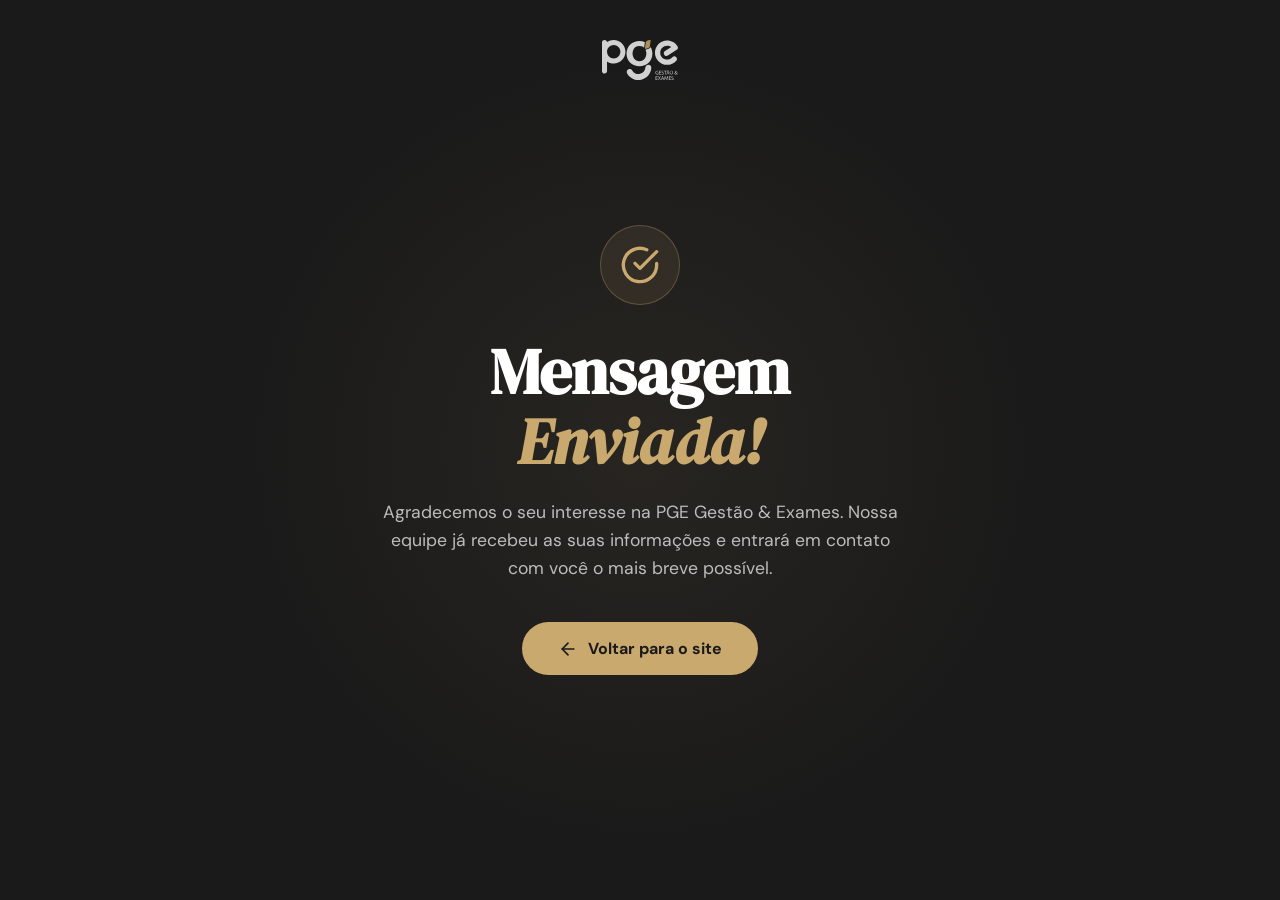
<file: obrigado.html>
<!DOCTYPE html>
<html lang="pt-BR">

<head>
    <meta charset="UTF-8">
    <meta name="viewport" content="width=device-width, initial-scale=1.0">
    <title>Obrigado! — PGE Gestão & Exames</title>
    <meta name="description" content="Agradecemos o seu contato. Entraremos em contato em breve.">
    <link
        href="https://fonts.googleapis.com/css2?family=DM+Serif+Display:ital@0;1&family=DM+Sans:ital,opsz,wght@0,9..40,300;0,9..40,400;0,9..40,500;0,9..40,600;0,9..40,700;1,9..40,400&display=swap"
        rel="stylesheet">
    <style>
        :root {
            --black: #1A1A1A;
            --gold: #C9A96E;
            --gold-lt: #E8D5B0;
            --gold-dk: #A3824A;
            --white: #FFFFFF;
            --offwhite: #F7F5F2;
            --grey-lt: #E8E5E0;
            --grey-md: #9B9B9B;
            --grey-dk: #5A5A5A;
            --font-d: 'DM Serif Display', Georgia, serif;
            --font-b: 'DM Sans', sans-serif;
            --ease: cubic-bezier(.22, .68, 0, 1.2);
        }

        *,
        *::before,
        *::after {
            box-sizing: border-box;
            margin: 0;
            padding: 0;
        }

        body {
            font-family: var(--font-b);
            background: var(--black);
            color: var(--white);
            -webkit-font-smoothing: antialiased;
            display: flex;
            align-items: center;
            justify-content: center;
            min-height: 100vh;
            text-align: center;
            overflow: hidden;
            position: relative;
        }

        body::before {
            content: '';
            position: absolute;
            top: 50%;
            left: 50%;
            transform: translate(-50%, -50%);
            width: 800px;
            height: 800px;
            background: radial-gradient(circle, rgba(201, 169, 110, .08) 0%, transparent 70%);
            pointer-events: none;
            z-index: 0;
        }

        .container {
            max-width: 600px;
            padding: 40px;
            position: relative;
            z-index: 1;
        }

        .icon-wrap {
            width: 80px;
            height: 80px;
            background: rgba(201, 169, 110, 0.1);
            border: 1px solid rgba(201, 169, 110, 0.3);
            border-radius: 50%;
            display: flex;
            align-items: center;
            justify-content: center;
            margin: 0 auto 32px;
            color: var(--gold);
        }

        .icon-wrap svg {
            width: 40px;
            height: 40px;
        }

        h1 {
            font-family: var(--font-d);
            font-size: clamp(2.5rem, 5vw, 4rem);
            color: var(--white);
            line-height: 1.1;
            margin-bottom: 20px;
        }

        h1 em {
            color: var(--gold);
            font-style: italic;
        }

        p {
            font-size: 1.1rem;
            color: rgba(255, 255, 255, .7);
            line-height: 1.6;
            margin-bottom: 40px;
        }

        .btn-gold {
            display: inline-flex;
            align-items: center;
            justify-content: center;
            gap: 10px;
            background: var(--gold);
            color: var(--black);
            font-family: var(--font-b);
            font-weight: 700;
            font-size: 1rem;
            padding: 16px 36px;
            border-radius: 999px;
            text-decoration: none;
            transition: all .3s var(--ease);
        }

        .btn-gold:hover {
            background: var(--white);
            transform: translateY(-3px);
            box-shadow: 0 16px 40px rgba(201, 169, 110, .3);
        }

        .brand-logo {
            height: 40px;
            width: auto;
            position: absolute;
            top: 40px;
            left: 50%;
            transform: translateX(-50%);
            opacity: 0.8;
            z-index: 10;
        }
    </style>
</head>

<body>

    <img src="logo.svg" alt="PGE Gestão & Exames" class="brand-logo">

    <div class="container">
        <div class="icon-wrap">
            <svg viewBox="0 0 24 24" fill="none" stroke="currentColor" stroke-width="2" stroke-linecap="round"
                stroke-linejoin="round">
                <path d="M22 11.08V12a10 10 0 1 1-5.93-9.14"></path>
                <polyline points="22 4 12 14.01 9 11.01"></polyline>
            </svg>
        </div>
        <h1>Mensagem <em>Enviada!</em></h1>
        <p>Agradecemos o seu interesse na PGE Gestão & Exames. Nossa equipe já recebeu as suas informações e entrará em
            contato com você o mais breve possível.</p>

        <a href="index.html" class="btn-gold">
            <svg width="20" height="20" viewBox="0 0 24 24" fill="none" stroke="currentColor" stroke-width="2"
                stroke-linecap="round" stroke-linejoin="round">
                <line x1="19" y1="12" x2="5" y2="12"></line>
                <polyline points="12 19 5 12 12 5"></polyline>
            </svg>
            Voltar para o site
        </a>
    </div>

</body>

</html>
</file>
<file: style.css>
:root {
            --black: #1A1A1A;
            --gold: #C9A96E;
            --gold-lt: #E8D5B0;
            --gold-dk: #A3824A;
            --white: #FFFFFF;
            --offwhite: #F7F5F2;
            --grey-lt: #E8E5E0;
            --grey-md: #9B9B9B;
            --grey-dk: #5A5A5A;
            --font-d: 'DM Serif Display', Georgia, serif;
            --font-b: 'DM Sans', sans-serif;
            --ease: cubic-bezier(.22, .68, 0, 1.2);
        }

        *,
        *::before,
        *::after {
            box-sizing: border-box;
            margin: 0;
            padding: 0;
        }

        html {
            scroll-behavior: smooth;
        }

        body {
            font-family: var(--font-b);
            background: var(--offwhite);
            color: var(--black);
            -webkit-font-smoothing: antialiased;
            overflow-x: hidden;
        }

        /* ── NAV ── */
        nav {
            position: fixed;
            top: 0;
            left: 0;
            right: 0;
            z-index: 100;
            display: flex;
            align-items: center;
            justify-content: space-between;
            padding: 28px 64px;
            transition: all .4s ease;
        }

        nav.scrolled {
            background: rgba(26, 26, 26, .95);
            backdrop-filter: blur(16px);
            padding: 18px 64px;
            box-shadow: 0 1px 0 rgba(255, 255, 255, .06);
        }

        .nav-brand {
            display: flex;
            align-items: center;
        }

        .brand-logo {
            height: 38px;
            width: auto;
            display: block;
        }

        .nav-cta {
            background: var(--gold);
            color: var(--black);
            font-family: var(--font-b);
            font-weight: 600;
            font-size: .85rem;
            padding: 10px 24px;
            border-radius: 999px;
            text-decoration: none;
            letter-spacing: .02em;
            transition: all .25s ease;
        }

        .nav-cta:hover {
            background: var(--white);
            transform: translateY(-1px);
        }

        /* ── HERO ── */
        #hero {
            background: var(--black);
            min-height: 100vh;
            display: flex;
            align-items: center;
            padding: 160px 64px 120px;
            position: relative;
            overflow: hidden;
        }

        /* Organic background shapes */
        .hero-blob {
            position: absolute;
            border-radius: 50%;
            filter: blur(80px);
            pointer-events: none;
        }

        .blob-1 {
            width: 700px;
            height: 700px;
            background: var(--gold);
            opacity: .04;
            top: -200px;
            right: -150px;
        }

        .blob-2 {
            width: 400px;
            height: 400px;
            background: var(--gold);
            opacity: .05;
            bottom: -100px;
            left: -100px;
        }

        .blob-3 {
            width: 200px;
            height: 200px;
            background: var(--gold);
            opacity: .08;
            top: 40%;
            right: 20%;
        }

        .hero-inner {
            max-width: 1100px;
            margin: 0 auto;
            width: 100%;
        }

        .hero-kicker {
            display: inline-flex;
            align-items: center;
            gap: 8px;
            color: var(--gold);
            font-size: .78rem;
            font-weight: 600;
            letter-spacing: .12em;
            text-transform: uppercase;
            margin-bottom: 32px;
            opacity: 0;
            animation: fadeUp .8s var(--ease) .1s forwards;
        }

        .hero-kicker::before {
            content: '';
            width: 24px;
            height: 1px;
            background: var(--gold);
        }

        .hero-h1 {
            font-family: var(--font-d);
            font-size: clamp(2.8rem, 5.5vw, 5rem);
            color: var(--white);
            line-height: 1.08;
            max-width: 760px;
            margin-bottom: 32px;
            opacity: 0;
            animation: fadeUp .8s var(--ease) .25s forwards;
        }

        .hero-h1 em {
            color: var(--gold);
            font-style: italic;
        }

        .hero-sub {
            font-size: 1.1rem;
            color: rgba(255, 255, 255, .55);
            line-height: 1.8;
            max-width: 520px;
            margin-bottom: 52px;
            opacity: 0;
            animation: fadeUp .8s var(--ease) .4s forwards;
        }

        .hero-actions {
            display: flex;
            align-items: center;
            gap: 32px;
            flex-wrap: wrap;
            opacity: 0;
            animation: fadeUp .8s var(--ease) .55s forwards;
        }

        .btn-hero {
            display: inline-flex;
            align-items: center;
            gap: 10px;
            background: var(--gold);
            color: var(--black);
            font-family: var(--font-b);
            font-weight: 700;
            font-size: .95rem;
            padding: 16px 36px;
            border-radius: 999px;
            text-decoration: none;
            transition: all .3s var(--ease);
        }

        .btn-hero:hover {
            background: var(--white);
            transform: translateY(-3px);
            box-shadow: 0 16px 40px rgba(201, 169, 110, .3);
        }

        .hero-scroll-hint {
            color: rgba(255, 255, 255, .3);
            font-size: .8rem;
            letter-spacing: .08em;
            text-transform: uppercase;
            display: flex;
            align-items: center;
            gap: 10px;
        }

        .hero-scroll-hint::before {
            content: '';
            width: 1px;
            height: 32px;
            background: rgba(255, 255, 255, .2);
        }

        /* Hero stats strip */
        .hero-stats {
            display: flex;
            gap: 0;
            margin-top: 80px;
            border-top: 1px solid rgba(255, 255, 255, .08);
            padding-top: 48px;
            opacity: 0;
            animation: fadeUp .8s var(--ease) .7s forwards;
        }

        .hero-stat {
            flex: 1;
            padding-right: 48px;
        }

        .hero-stat+.hero-stat {
            padding-left: 48px;
            border-left: 1px solid rgba(255, 255, 255, .08);
        }

        .hero-stat-number {
            font-family: var(--font-d);
            font-size: 2.8rem;
            color: var(--white);
            line-height: 1;
            margin-bottom: 6px;
        }

        .hero-stat-number span {
            color: var(--gold);
        }

        .hero-stat-label {
            font-size: .85rem;
            color: rgba(255, 255, 255, .4);
            line-height: 1.5;
        }

        /* ── SECTIONS ── */
        section {
            padding: 120px 64px;
        }

        .container {
            max-width: 1100px;
            margin: 0 auto;
        }

        .label {
            font-size: .72rem;
            font-weight: 700;
            letter-spacing: .16em;
            text-transform: uppercase;
            color: var(--gold-dk);
            margin-bottom: 16px;
            display: block;
        }

        .label-light {
            color: rgba(201, 169, 110, .7);
        }

        h2 {
            font-family: var(--font-d);
            font-size: clamp(2rem, 3.5vw, 3rem);
            line-height: 1.15;
            color: var(--black);
        }

        h2 em {
            color: var(--gold-dk);
            font-style: italic;
        }

        .h2-light {
            color: var(--white);
        }

        .h2-light em {
            color: var(--gold);
        }

        .lead {
            font-size: 1.05rem;
            color: var(--grey-dk);
            line-height: 1.8;
            max-width: 540px;
            margin-top: 16px;
        }

        .lead-light {
            color: rgba(255, 255, 255, .55);
        }

        /* ── SOBRE ── */
        #sobre {
            background: var(--white);
            padding: 120px 64px;
        }

        .sobre-layout {
            display: grid;
            grid-template-columns: 1fr 1fr;
            gap: 100px;
            align-items: start;
            margin-top: 72px;
        }

        .feature-list {
            margin-top: 40px;
            display: flex;
            flex-direction: column;
            gap: 18px;
        }

        .feature-item {
            display: flex;
            align-items: flex-start;
            gap: 16px;
            padding-bottom: 18px;
            border-bottom: 1px solid var(--grey-lt);
        }

        .feature-item:last-child {
            border-bottom: none;
        }

        .feature-dot {
            width: 6px;
            height: 6px;
            border-radius: 50%;
            background: var(--gold);
            flex-shrink: 0;
            margin-top: 9px;
        }

        .feature-text {
            font-size: .95rem;
            color: var(--grey-dk);
            line-height: 1.6;
        }

        .sobre-aside {
            padding-top: 16px;
        }

        .sobre-big-number {
            font-family: var(--font-d);
            font-size: 7rem;
            color: var(--black);
            line-height: .85;
            letter-spacing: -.04em;
            margin-bottom: 8px;
        }

        .sobre-big-number span {
            color: var(--gold);
        }

        .sobre-big-desc {
            font-size: .9rem;
            color: var(--grey-md);
            line-height: 1.6;
            margin-bottom: 48px;
        }

        .sobre-quote {
            border-left: 2px solid var(--gold);
            padding-left: 24px;
        }

        .sobre-quote p {
            font-family: var(--font-d);
            font-size: 1.2rem;
            color: var(--grey-dk);
            line-height: 1.6;
            font-style: italic;
        }

        /* ── ÁREAS DE FOCO ── */
        #foco {
            background: var(--black);
        }

        .foco-layout {
            display: grid;
            grid-template-columns: 1fr 1fr;
            gap: 100px;
            align-items: center;
            margin-top: 72px;
        }

        .foco-items {
            display: flex;
            flex-direction: column;
            gap: 0;
        }

        .foco-item {
            display: flex;
            gap: 24px;
            align-items: flex-start;
            padding: 28px 0;
            border-bottom: 1px solid rgba(255, 255, 255, .07);
            transition: all .3s ease;
            cursor: default;
        }

        .foco-item:first-child {
            border-top: 1px solid rgba(255, 255, 255, .07);
        }

        .foco-item:hover {
            padding-left: 8px;
        }

        .foco-item-num {
            font-family: var(--font-d);
            font-size: 1rem;
            color: var(--gold);
            opacity: .5;
            min-width: 28px;
            padding-top: 2px;
        }

        .foco-item:hover .foco-item-num {
            opacity: 1;
        }

        .foco-item-body h3 {
            font-size: 1rem;
            font-weight: 600;
            color: var(--white);
            margin-bottom: 6px;
        }

        .foco-item-body p {
            font-size: .88rem;
            color: rgba(255, 255, 255, .45);
            line-height: 1.6;
        }

        .foco-visual {
            position: relative;
        }

        .foco-visual-card {
            background: rgba(255, 255, 255, .04);
            border: 1px solid rgba(201, 169, 110, .15);
            border-radius: 32px;
            padding: 52px 44px;
            text-align: center;
        }

        .foco-visual-icon {
            font-size: 3.5rem;
            margin-bottom: 24px;
            display: block;
        }

        .foco-visual-title {
            font-family: var(--font-d);
            font-size: 2rem;
            color: var(--white);
            line-height: 1.3;
            margin-bottom: 16px;
        }

        .foco-visual-title em {
            color: var(--gold);
            font-style: italic;
        }

        .foco-visual-desc {
            font-size: .9rem;
            color: rgba(255, 255, 255, .45);
            line-height: 1.7;
        }

        /* ── DEPOIMENTOS ── */
        #depoimentos {
            background: var(--offwhite);
        }

        .depo-header {
            margin-bottom: 64px;
        }

        .depo-grid {
            display: grid;
            grid-template-columns: repeat(3, 1fr);
            gap: 28px;
        }

        .depo-card {
            background: var(--white);
            border-radius: 24px;
            padding: 40px 36px;
            display: flex;
            flex-direction: column;
            position: relative;
            transition: transform .35s var(--ease);
        }

        .depo-card:hover {
            transform: translateY(-8px);
        }

        .depo-card::before {
            content: '\201C';
            position: absolute;
            top: 28px;
            right: 32px;
            font-family: var(--font-d);
            font-size: 5rem;
            color: var(--gold-lt);
            line-height: 1;
        }

        .depo-text {
            font-size: .95rem;
            color: var(--grey-dk);
            line-height: 1.8;
            flex: 1;
        }

        .depo-footer {
            margin-top: 32px;
            display: flex;
            align-items: center;
            gap: 14px;
        }

        .depo-avatar {
            width: 44px;
            height: 44px;
            border-radius: 50%;
            background: linear-gradient(135deg, var(--black), var(--grey-dk));
            display: flex;
            align-items: center;
            justify-content: center;
            font-family: var(--font-d);
            font-size: 1.1rem;
            color: var(--gold);
            flex-shrink: 0;
        }

        .depo-name {
            font-weight: 700;
            font-size: .88rem;
            color: var(--black);
        }

        .depo-role {
            font-size: .78rem;
            color: var(--grey-md);
            margin-top: 2px;
        }

        /* ── PILARES ── */
        #pilares {
            background: var(--white);
        }

        .pilares-grid {
            display: grid;
            grid-template-columns: repeat(3, 1fr);
            gap: 2px;
            margin-top: 64px;
        }

        .pilar {
            padding: 48px 40px;
            position: relative;
            transition: background .3s ease;
        }

        .pilar:hover {
            background: var(--offwhite);
        }

        .pilar-num {
            font-family: var(--font-d);
            font-size: 3.5rem;
            color: var(--grey-lt);
            line-height: 1;
            margin-bottom: 20px;
            transition: color .3s ease;
        }

        .pilar:hover .pilar-num {
            color: var(--gold-lt);
        }

        .pilar-icon {
            font-size: 1.8rem;
            margin-bottom: 16px;
            display: block;
        }

        .pilar h3 {
            font-size: 1.1rem;
            font-weight: 700;
            margin-bottom: 12px;
            color: var(--black);
        }

        .pilar p {
            font-size: .9rem;
            color: var(--grey-dk);
            line-height: 1.7;
        }

        .pilar-divider {
            position: absolute;
            top: 0;
            right: 0;
            bottom: 0;
            width: 1px;
            background: var(--grey-lt);
        }

        .pilar:last-child .pilar-divider {
            display: none;
        }

        /* ── COMO FUNCIONA ── */
        #como {
            background: var(--black);
        }

        .como-layout {
            margin-top: 72px;
        }

        .como-items {
            display: grid;
            grid-template-columns: repeat(3, 1fr);
            gap: 0;
        }

        .como-item {
            padding: 48px 40px;
            border-right: 1px solid rgba(255, 255, 255, .07);
            transition: background .3s ease;
        }

        .como-item:last-child {
            border-right: none;
        }

        .como-item:hover {
            background: rgba(255, 255, 255, .03);
        }

        .como-step-num {
            font-size: .72rem;
            font-weight: 700;
            letter-spacing: .14em;
            color: var(--gold);
            text-transform: uppercase;
            margin-bottom: 20px;
            display: block;
        }

        .como-item h3 {
            font-size: 1.05rem;
            font-weight: 600;
            color: var(--white);
            margin-bottom: 12px;
        }

        .como-item p {
            font-size: .88rem;
            color: rgba(255, 255, 255, .45);
            line-height: 1.7;
        }

        .como-bottom {
            margin-top: 2px;
            border-top: 1px solid rgba(255, 255, 255, .07);
            padding: 48px 40px;
            display: flex;
            align-items: center;
            justify-content: space-between;
            gap: 40px;
            flex-wrap: wrap;
        }

        .como-bottom p {
            font-family: var(--font-d);
            font-size: 1.4rem;
            color: rgba(255, 255, 255, .5);
            max-width: 400px;
            line-height: 1.4;
        }

        .como-bottom p em {
            color: var(--gold);
            font-style: italic;
        }

        .como-tags {
            display: flex;
            flex-wrap: wrap;
            gap: 10px;
        }

        .como-tag {
            background: rgba(201, 169, 110, .1);
            border: 1px solid rgba(201, 169, 110, .2);
            color: rgba(201, 169, 110, .8);
            padding: 7px 16px;
            border-radius: 999px;
            font-size: .78rem;
            font-weight: 500;
            letter-spacing: .03em;
        }

        /* ── PRESENÇA ── */
        #presenca {
            background: var(--offwhite);
        }

        .presenca-layout {
            display: grid;
            grid-template-columns: 1fr 1fr;
            gap: 80px;
            align-items: start;
            margin-top: 72px;
        }

        .estados-label {
            font-size: .78rem;
            color: var(--grey-md);
            margin-bottom: 16px;
        }

        .estados-wrap {
            display: flex;
            flex-wrap: wrap;
            gap: 8px;
            margin-bottom: 48px;
        }

        .estado-pill {
            background: var(--white);
            border: 1px solid var(--grey-lt);
            color: var(--grey-dk);
            padding: 6px 14px;
            border-radius: 999px;
            font-size: .8rem;
            font-weight: 600;
            transition: all .25s ease;
            cursor: default;
        }

        .estado-pill:hover {
            background: var(--black);
            color: var(--gold);
            border-color: var(--black);
            transform: translateY(-2px);
        }

        .numeros-list {
            display: flex;
            flex-direction: column;
            gap: 0;
        }

        .numero-row {
            display: flex;
            align-items: baseline;
            gap: 20px;
            justify-content: space-between;
            padding: 24px 0;
            border-bottom: 1px solid var(--grey-lt);
        }

        .numero-row:first-child {
            border-top: 1px solid var(--grey-lt);
        }

        .numero-val {
            font-family: var(--font-d);
            font-size: 2.8rem;
            color: var(--black);
            line-height: 1;
            white-space: nowrap;
        }

        .numero-val span {
            color: var(--gold);
        }

        .numero-desc {
            font-size: .88rem;
            color: var(--grey-md);
            text-align: right;
            max-width: 200px;
            line-height: 1.5;
        }

        /* ── UNIDADES / CLÍNICAS ── */
        .unidades-list {
            margin-top: 0;
            display: none;
            flex-direction: column;
            gap: 8px;
            animation: fadeUp 0.5s ease;
        }

        .unidades-list.visible {
            display: flex;
        }

        .unidade-card {
            background: var(--white);
            border: 1px solid var(--grey-lt);
            border-radius: 8px;
            padding: 12px 16px;
            display: flex;
            align-items: center;
            gap: 16px;
            transition: all 0.3s ease;
        }

        .unidade-card:hover {
            border-color: var(--gold);
            transform: translateX(4px);
            box-shadow: 0 4px 12px rgba(0, 0, 0, 0.03);
        }

        .unidade-logo {
            height: 24px;
            width: auto;
            max-width: 80px;
            object-fit: contain;
            object-position: left center;
            display: block;
            flex-shrink: 0;
        }

        .unidade-logo-placeholder {
            height: 28px;
            width: 28px;
            border-radius: 6px;
            background: var(--offwhite);
            display: flex;
            align-items: center;
            justify-content: center;
            color: var(--grey-md);
            font-size: 12px;
            font-weight: bold;
            font-family: var(--font-d);
            flex-shrink: 0;
        }

        .unidade-info {
            display: flex;
            flex-direction: column;
            gap: 2px;
            flex: 1;
        }

        .unidade-info h4 {
            font-size: 0.9rem;
            color: var(--black);
            margin: 0;
        }

        .unidade-phone {
            font-size: 0.75rem;
            color: var(--grey-dk);
            font-weight: 500;
            margin: 0;
            display: flex;
            align-items: center;
            gap: 4px;
        }

        .unidade-phone svg {
            width: 12px;
            height: 12px;
        }

        .unidade-info p {
            font-size: 0.75rem;
            color: var(--grey-md);
            line-height: 1.3;
            margin: 0;
        }

        .estado-pill.active {
            background: var(--black);
            color: var(--gold);
            border-color: var(--black);
        }

        /* ── CTA FINAL ── */
        #cta-final {
            background: var(--black);
            padding: 160px 64px;
            text-align: center;
            position: relative;
            overflow: hidden;
        }

        #cta-final::before {
            content: '';
            position: absolute;
            top: 50%;
            left: 50%;
            transform: translate(-50%, -50%);
            width: 800px;
            height: 800px;
            background: radial-gradient(circle, rgba(201, 169, 110, .08) 0%, transparent 70%);
            pointer-events: none;
        }

        .cta-inner {
            position: relative;
            z-index: 1;
            max-width: 640px;
            margin: 0 auto;
        }

        .cta-title {
            font-family: var(--font-d);
            font-size: clamp(2.5rem, 5vw, 4.5rem);
            color: var(--white);
            line-height: 1.1;
            margin-bottom: 20px;
        }

        .cta-title em {
            color: var(--gold);
            font-style: italic;
        }

        .cta-sub {
            font-size: 1rem;
            color: rgba(255, 255, 255, .5);
            margin-bottom: 52px;
        }

        .cta-btns {
            display: flex;
            justify-content: center;
            gap: 16px;
            flex-wrap: wrap;
        }

        .btn-gold {
            background: var(--gold);
            color: var(--black);
            font-family: var(--font-b);
            font-weight: 700;
            font-size: .95rem;
            padding: 17px 38px;
            border-radius: 999px;
            text-decoration: none;
            transition: all .3s var(--ease);
        }

        .btn-gold:hover {
            background: var(--white);
            transform: translateY(-3px);
            box-shadow: 0 16px 40px rgba(201, 169, 110, .3);
        }

        .btn-ghost {
            background: transparent;
            color: rgba(255, 255, 255, .7);
            font-family: var(--font-b);
            font-weight: 600;
            font-size: .95rem;
            padding: 16px 37px;
            border-radius: 999px;
            text-decoration: none;
            border: 1px solid rgba(255, 255, 255, .2);
            transition: all .3s ease;
        }

        .btn-ghost:hover {
            border-color: rgba(255, 255, 255, .5);
            color: var(--white);
            transform: translateY(-2px);
        }

        /* ── FOOTER ── */
        footer {
            background: #111;
            padding: 40px 64px;
            display: flex;
            align-items: center;
            justify-content: space-between;
            flex-wrap: wrap;
            gap: 16px;
            border-top: 1px solid rgba(255, 255, 255, .05);
        }

        .footer-brand {
            display: flex;
            align-items: center;
        }

        .footer-copy {
            font-size: .78rem;
            color: rgba(255, 255, 255, .25);
        }

        /* ── WPP FLOAT ── */
        .wpp-float {
            position: fixed;
            bottom: 28px;
            right: 28px;
            z-index: 200;
            display: flex;
            align-items: center;
            gap: 10px;
            background: #25D366;
            color: var(--white);
            font-family: var(--font-b);
            font-weight: 600;
            font-size: .85rem;
            padding: 13px 22px 13px 16px;
            border-radius: 999px;
            text-decoration: none;
            box-shadow: 0 8px 32px rgba(37, 211, 102, .35);
            transition: all .3s var(--ease);
        }

        .wpp-float:hover {
            transform: translateY(-3px) scale(1.02);
            box-shadow: 0 14px 48px rgba(37, 211, 102, .5);
        }

        .wpp-float svg {
            width: 22px;
            height: 22px;
        }

        /* ── ANIMATIONS ── */
        @keyframes fadeUp {
            from {
                opacity: 0;
                transform: translateY(28px);
            }

            to {
                opacity: 1;
                transform: translateY(0);
            }
        }

        .reveal {
            opacity: 0;
            transform: translateY(28px);
            transition: opacity .75s ease, transform .75s var(--ease);
        }

        .reveal.visible {
            opacity: 1;
            transform: translateY(0);
        }

        .reveal-delay-1 {
            transition-delay: .1s;
        }

        .reveal-delay-2 {
            transition-delay: .2s;
        }

        .reveal-delay-3 {
            transition-delay: .3s;
        }

        .reveal-delay-4 {
            transition-delay: .4s;
        }

        /* ════════════════════════════════
     FAQ
  ════════════════════════════════ */
        #faq {
            padding: 120px 64px;
            background: var(--white);
        }

        .faq-container {
            max-width: 1100px;
            margin: 0 auto;
            display: grid;
            grid-template-columns: 340px 1fr;
            gap: 100px;
            align-items: start;
        }

        .faq-left {
            position: sticky;
            top: 100px;
        }

        .faq-title {
            font-family: var(--font-d);
            font-size: clamp(2rem, 3vw, 2.8rem);
            line-height: 1.15;
            color: var(--black);
            margin-bottom: 20px;
        }

        .faq-title em {
            color: var(--gold-dk);
            font-style: italic;
        }

        .faq-sub {
            font-size: .95rem;
            color: var(--grey-dk);
            line-height: 1.75;
            margin-bottom: 36px;
        }

        .faq-wpp {
            display: inline-flex;
            align-items: center;
            gap: 10px;
            background: #25D366;
            color: var(--white);
            font-family: var(--font-b);
            font-weight: 600;
            font-size: .85rem;
            padding: 11px 20px 11px 16px;
            border-radius: 999px;
            text-decoration: none;
            transition: all .3s var(--ease);
        }

        .faq-wpp:hover {
            transform: translateY(-2px);
            box-shadow: 0 8px 24px rgba(37, 211, 102, .35);
        }

        .faq-wpp svg {
            width: 18px;
            height: 18px;
        }

        /* Accordion */
        .faq-list {
            display: flex;
            flex-direction: column;
        }

        .faq-item {
            border-bottom: 1px solid var(--grey-lt);
        }

        .faq-item:first-child {
            border-top: 1px solid var(--grey-lt);
        }

        .faq-question {
            width: 100%;
            background: none;
            border: none;
            cursor: pointer;
            display: flex;
            align-items: center;
            justify-content: space-between;
            gap: 24px;
            padding: 26px 0;
            text-align: left;
            font-family: var(--font-b);
            font-size: 1rem;
            font-weight: 600;
            color: var(--black);
            transition: color .25s ease;
        }

        .faq-question:hover {
            color: var(--gold-dk);
        }

        .faq-icon {
            width: 28px;
            height: 28px;
            border-radius: 50%;
            border: 1.5px solid var(--grey-lt);
            display: flex;
            align-items: center;
            justify-content: center;
            flex-shrink: 0;
            transition: all .3s var(--ease);
        }

        .faq-icon svg {
            width: 12px;
            height: 12px;
            stroke: var(--grey-md);
            transition: transform .35s var(--ease), stroke .25s ease;
        }

        .faq-item.open .faq-icon {
            background: var(--black);
            border-color: var(--black);
        }

        .faq-item.open .faq-icon svg {
            stroke: var(--white);
            transform: rotate(45deg);
        }

        .faq-item.open .faq-question {
            color: var(--black);
        }

        .faq-answer {
            overflow: hidden;
            max-height: 0;
            transition: max-height .45s cubic-bezier(.4, 0, .2, 1), padding .35s ease;
        }

        .faq-answer-inner {
            padding: 0 0 28px;
            font-size: .93rem;
            color: var(--grey-dk);
            line-height: 1.8;
        }

        .faq-answer-inner strong {
            color: var(--black);
            font-weight: 600;
        }

        .faq-item.open .faq-answer {
            max-height: 400px;
        }

        /* ════════════════════════════════
     FORMULÁRIO
  ════════════════════════════════ */
        #contato {
            padding: 120px 64px;
            background: var(--offwhite);
        }

        .form-container {
            max-width: 1100px;
            margin: 0 auto;
            display: grid;
            grid-template-columns: 1fr 1fr;
            gap: 100px;
            align-items: start;
        }

        .form-left {}

        .form-title {
            font-family: var(--font-d);
            font-size: clamp(2rem, 3vw, 2.8rem);
            line-height: 1.15;
            color: var(--black);
            margin-bottom: 20px;
        }

        .form-title em {
            color: var(--gold-dk);
            font-style: italic;
        }

        .form-sub {
            font-size: .95rem;
            color: var(--grey-dk);
            line-height: 1.75;
            margin-bottom: 48px;
        }

        .contact-items {
            display: flex;
            flex-direction: column;
            gap: 20px;
        }

        .contact-item {
            display: flex;
            align-items: flex-start;
            gap: 16px;
        }

        .contact-icon-wrap {
            width: 44px;
            height: 44px;
            background: var(--white);
            border: 1px solid var(--grey-lt);
            border-radius: 12px;
            display: flex;
            align-items: center;
            justify-content: center;
            font-size: 1.1rem;
            flex-shrink: 0;
            transition: all .25s ease;
        }

        .contact-item:hover .contact-icon-wrap {
            background: var(--black);
            border-color: var(--black);
        }

        .contact-item-text {}

        .contact-item-label {
            font-size: .72rem;
            font-weight: 700;
            letter-spacing: .1em;
            text-transform: uppercase;
            color: var(--grey-md);
            margin-bottom: 3px;
        }

        .contact-item-value {
            font-size: .95rem;
            font-weight: 600;
            color: var(--black);
        }

        /* Form */
        .form-card {
            background: var(--white);
            border-radius: 28px;
            padding: 48px 44px;
            box-shadow: 0 4px 32px rgba(26, 26, 26, .06);
        }

        .form-grid {
            display: grid;
            grid-template-columns: 1fr 1fr;
            gap: 20px;
        }

        .form-grid .full {
            grid-column: 1 / -1;
        }

        .field {
            display: flex;
            flex-direction: column;
            gap: 7px;
        }

        .field label {
            font-size: .75rem;
            font-weight: 700;
            letter-spacing: .08em;
            text-transform: uppercase;
            color: var(--grey-md);
        }

        .input {
            font-family: var(--font-b);
            font-size: .93rem;
            color: var(--black);
            background: var(--offwhite);
            border: 1.5px solid transparent;
            border-radius: 12px;
            padding: 13px 16px;
            outline: none;
            transition: border-color .25s ease, background .25s ease, box-shadow .25s ease;
            width: 100%;
        }

        .input::placeholder {
            color: var(--grey-md);
        }

        .input:focus {
            background: var(--white);
            border-color: var(--gold);
            box-shadow: 0 0 0 3px rgba(201, 169, 110, .15);
        }

        select.input {
            appearance: none;
            cursor: pointer;
            background-image: url("data:image/svg+xml,%3Csvg width='12' height='8' viewBox='0 0 12 8' fill='none' xmlns='http://www.w3.org/2000/svg'%3E%3Cpath d='M1 1L6 6L11 1' stroke='%239B9B9B' stroke-width='1.5' stroke-linecap='round'/%3E%3C/svg%3E");
            background-repeat: no-repeat;
            background-position: right 14px center;
            padding-right: 38px;
        }

        textarea.input {
            resize: vertical;
            min-height: 120px;
            line-height: 1.6;
        }

        .radio-group {
            display: flex;
            gap: 10px;
            flex-wrap: wrap;
            margin-top: 4px;
        }

        .radio-option {
            display: none;
        }

        .radio-label {
            display: inline-flex;
            align-items: center;
            padding: 9px 18px;
            border-radius: 999px;
            border: 1.5px solid var(--grey-lt);
            font-size: .83rem;
            font-weight: 600;
            color: var(--grey-dk);
            cursor: pointer;
            transition: all .25s ease;
            user-select: none;
            background: var(--offwhite);
        }

        .radio-option:checked+.radio-label {
            background: var(--black);
            border-color: var(--black);
            color: var(--white);
        }

        .radio-label:hover {
            border-color: var(--gold);
            color: var(--gold-dk);
        }

        .form-submit {
            margin-top: 8px;
            grid-column: 1 / -1;
            display: flex;
            align-items: center;
            justify-content: space-between;
            flex-wrap: wrap;
            gap: 16px;
        }

        .btn-submit {
            display: inline-flex;
            align-items: center;
            gap: 10px;
            background: var(--black);
            color: var(--white);
            font-family: var(--font-b);
            font-weight: 700;
            font-size: .95rem;
            padding: 16px 36px;
            border-radius: 999px;
            border: none;
            cursor: pointer;
            transition: all .3s var(--ease);
        }

        .btn-submit:hover {
            background: var(--gold);
            color: var(--black);
            transform: translateY(-2px);
            box-shadow: 0 12px 32px rgba(201, 169, 110, .3);
        }

        .btn-submit svg {
            transition: transform .3s var(--ease);
        }

        .btn-submit:hover svg {
            transform: translateX(4px);
        }

        .form-privacy {
            font-size: .75rem;
            color: var(--grey-md);
            max-width: 200px;
            line-height: 1.5;
        }

        /* Success state */
        .form-success {
            display: none;
            text-align: center;
            padding: 48px 0;
        }

        .form-success.visible {
            display: block;
        }

        .form-success-icon {
            font-size: 3rem;
            margin-bottom: 16px;
        }

        .form-success h3 {
            font-family: var(--font-d);
            font-size: 1.6rem;
            color: var(--black);
            margin-bottom: 10px;
        }

        .form-success p {
            font-size: .93rem;
            color: var(--grey-dk);
            line-height: 1.7;
        }

        /* ── RESPONSIVE ── */
        @media (max-width: 960px) {

            nav,
            nav.scrolled {
                padding: 20px 28px;
            }

            section,
            #hero,
            #cta-final,
            #faq,
            #contato {
                padding: 80px 28px;
            }

            .faq-container,
            .form-container,
            .sobre-layout,
            .foco-layout,
            .presenca-layout {
                grid-template-columns: 1fr;
                gap: 52px;
            }

            .faq-left {
                position: static;
            }

            .form-grid {
                grid-template-columns: 1fr;
            }

            .form-grid .full {
                grid-column: 1;
            }

            .form-card {
                padding: 32px 24px;
            }

            .depo-grid,
            .pilares-grid,
            .como-items {
                grid-template-columns: 1fr;
            }

            .pilar-divider {
                display: none;
            }

            .como-item {
                border-right: none;
                border-bottom: 1px solid rgba(255, 255, 255, .07);
            }

            .hero-stats {
                flex-direction: column;
                gap: 24px;
            }

            .hero-stat+.hero-stat {
                padding-left: 0;
                border-left: none;
                border-top: 1px solid rgba(255, 255, 255, .08);
                padding-top: 24px;
            }

            footer {
                padding: 32px 28px;
            }

            .como-bottom {
                flex-direction: column;
            }

            .numero-desc {
                text-align: left;
            }
        }
</file>
